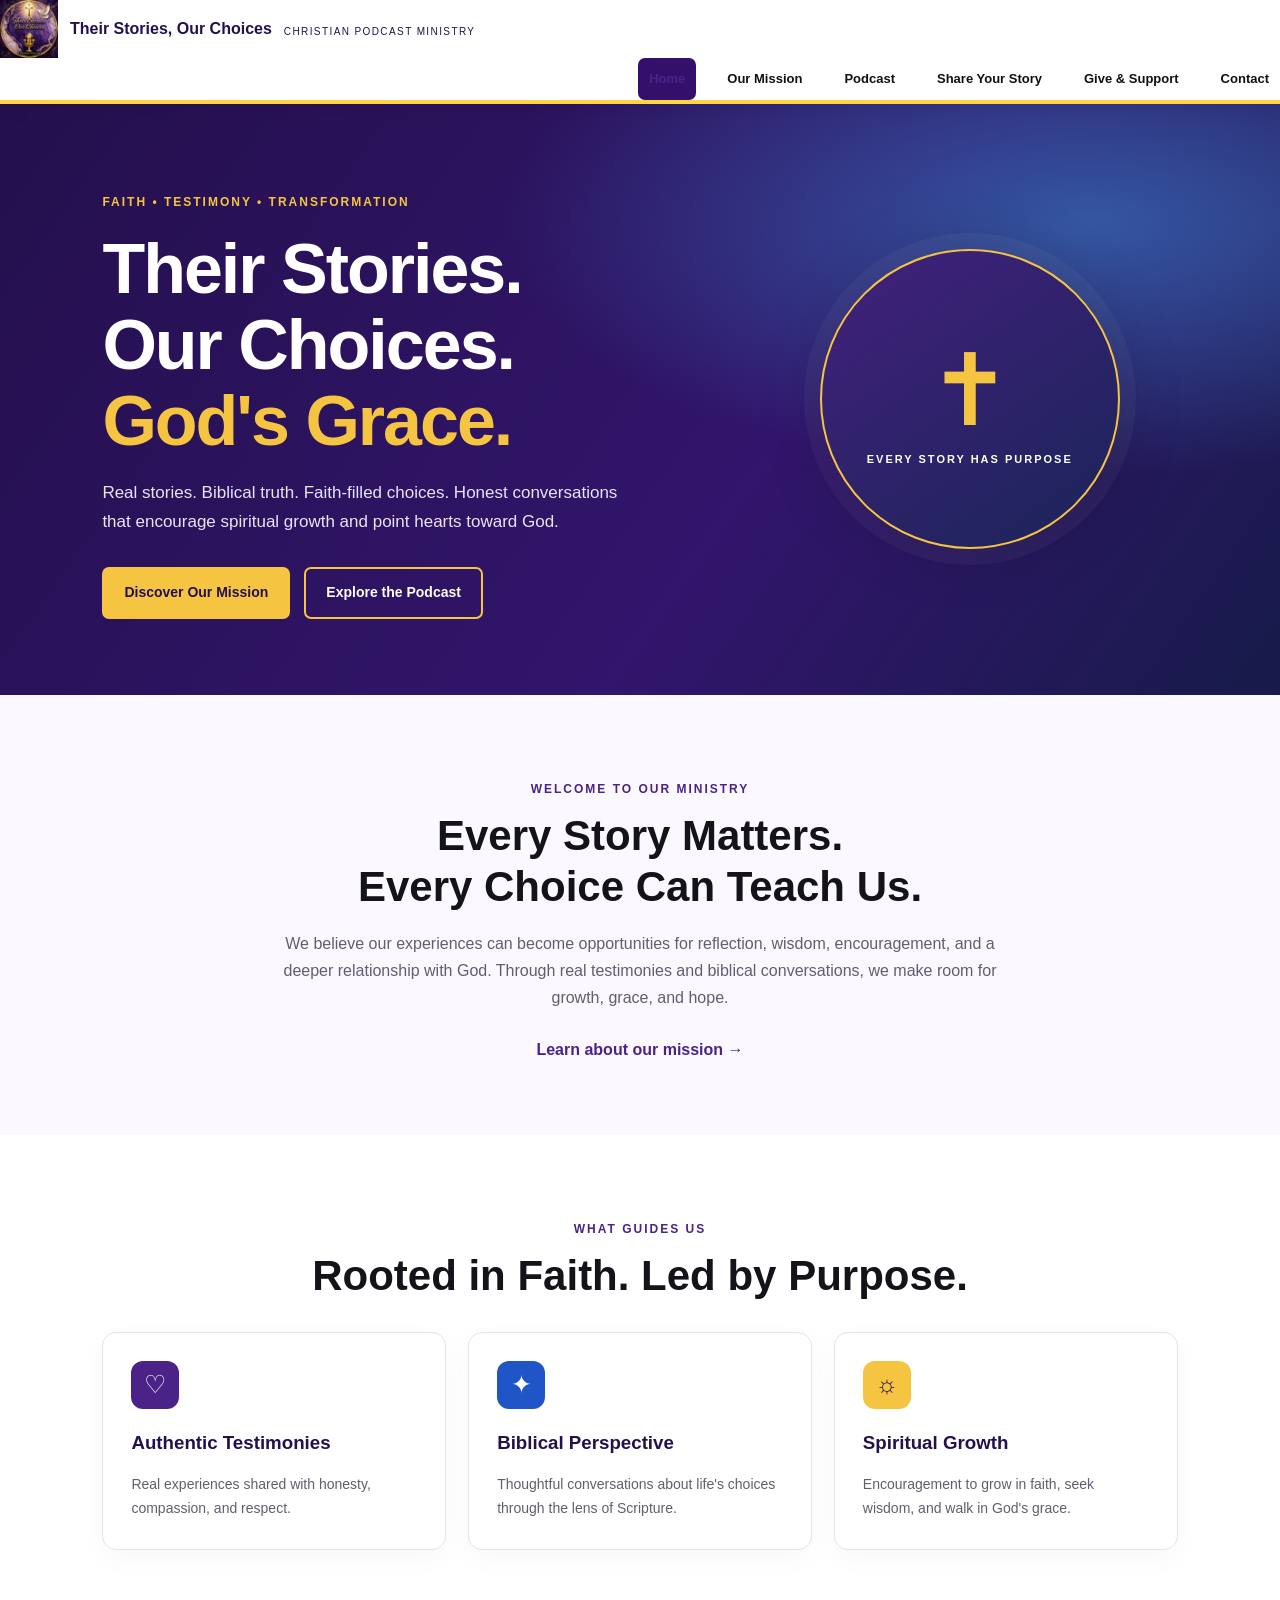
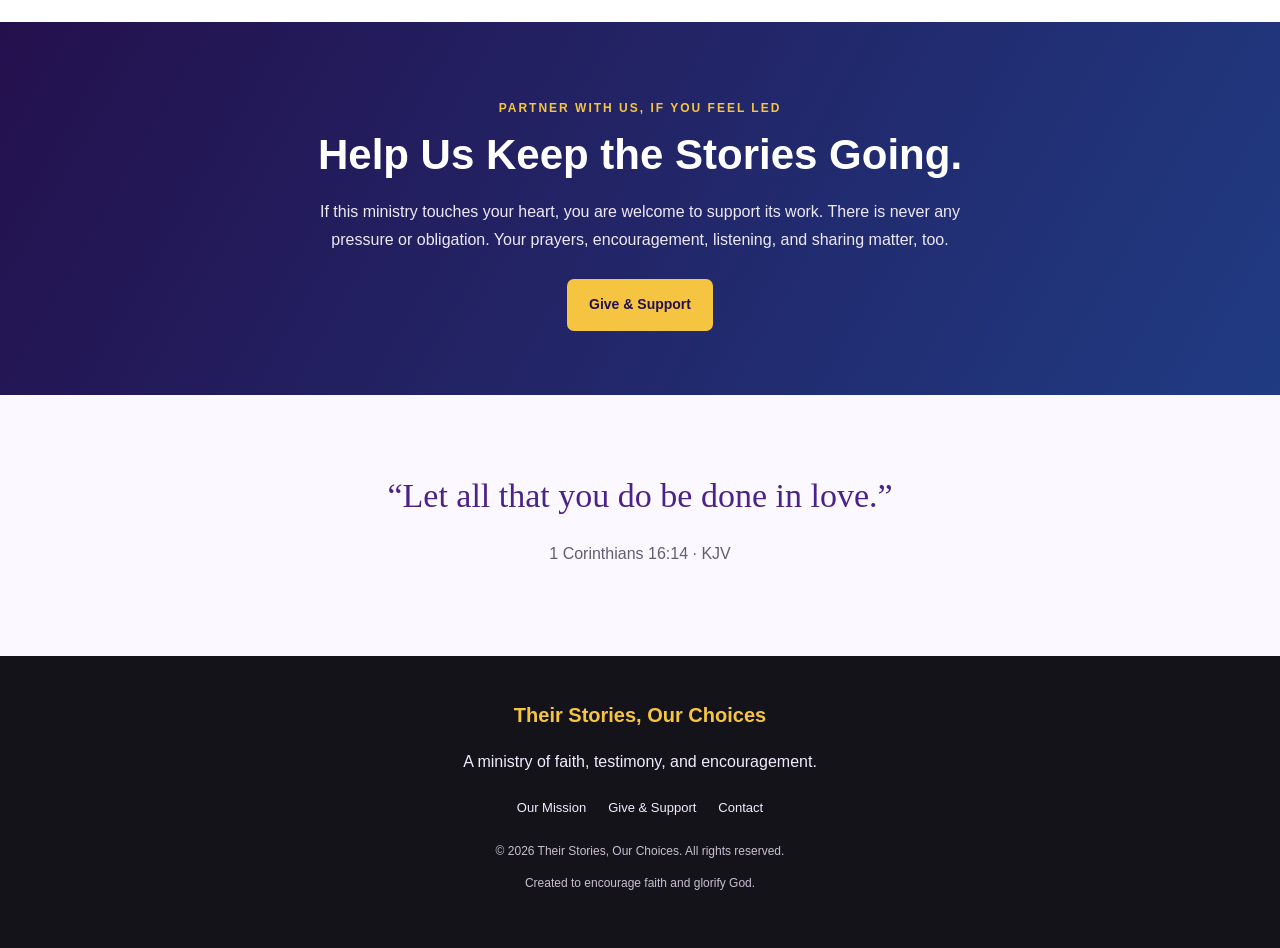
<file: index.html>
<!DOCTYPE html>
<html lang="en">
<head>
  <meta charset="UTF-8">
  <meta name="viewport" content="width=device-width, initial-scale=1">
  <meta name="theme-color" content="#24104D">
  <meta name="description" content="Their Stories, Our Choices is a Christian podcast ministry sharing testimonies, biblical wisdom, and faith-filled conversations.">
  <title>Their Stories, Our Choices | Christian Ministry</title>
  <link rel="stylesheet" href="styles.css">
</head>
<body>
  <header class="site-header">
    <a class="brand" href="index.html">
 
<img
  class="brand-logo"
  src="Logo2026.P.png"
  alt="Their Stories, Our Choices Christian Ministry logo"
>

        <strong>Their Stories, Our Choices</strong>
        <small>CHRISTIAN PODCAST MINISTRY</small>
      </span>
    </a>

    <button class="menu-toggle" aria-label="Open navigation"
      aria-expanded="false" aria-controls="main-nav">
      ☰
    </button>

    <nav id="main-nav" class="main-nav" aria-label="Main navigation">
      <a href="index.html" aria-current="page">Home</a>
      <a href="mission.html">Our Mission</a>
      <a href="podcast.html">Podcast</a>
      <a href="stories.html">Share Your Story</a>
      <a href="giving.html">Give &amp; Support</a>
      <a href="contact.html">Contact</a>
    </nav>
  </header>

  <main>
    <section class="hero">
      <div class="hero-content">
        <p class="eyebrow">FAITH • TESTIMONY • TRANSFORMATION</p>
        <h1>Their Stories.<br>Our Choices.<br><span>God's Grace.</span></h1>
        <p class="hero-text">
          Real stories. Biblical truth. Faith-filled choices.
          Honest conversations that encourage spiritual growth
          and point hearts toward God.
        </p>
        <div class="hero-actions">
          <a class="button button-gold" href="mission.html">
            Discover Our Mission
          </a>
          <a class="button button-outline" href="podcast.html">
            Explore the Podcast
          </a>
        </div>
      </div>

      <div class="hero-art" aria-hidden="true">
        <div class="art-circle">
          <span class="art-cross">✝</span>
          <span class="art-caption">EVERY STORY HAS PURPOSE</span>
        </div>
      </div>
    </section>

    <section class="welcome section">
      <p class="eyebrow">WELCOME TO OUR MINISTRY</p>
      <h2>Every Story Matters.<br>Every Choice Can Teach Us.</h2>
      <p class="section-intro">
        We believe our experiences can become opportunities for
        reflection, wisdom, encouragement, and a deeper relationship
        with God. Through real testimonies and biblical conversations,
        we make room for growth, grace, and hope.
      </p>
      <a class="text-link" href="mission.html">Learn about our mission →</a>
    </section>

    <section class="pillars section">
      <div class="section-heading">
        <p class="eyebrow">WHAT GUIDES US</p>
        <h2>Rooted in Faith. Led by Purpose.</h2>
      </div>

      <div class="card-grid">
        <article class="ministry-card">
          <span class="card-icon" aria-hidden="true">♡</span>
          <h3>Authentic Testimonies</h3>
          <p>Real experiences shared with honesty, compassion, and respect.</p>
        </article>
        <article class="ministry-card">
          <span class="card-icon" aria-hidden="true">✦</span>
          <h3>Biblical Perspective</h3>
          <p>Thoughtful conversations about life's choices through the lens of Scripture.</p>
        </article>
        <article class="ministry-card">
          <span class="card-icon" aria-hidden="true">☼</span>
          <h3>Spiritual Growth</h3>
          <p>Encouragement to grow in faith, seek wisdom, and walk in God's grace.</p>
        </article>
      </div>
    </section>

    <section class="support-banner">
      <p class="eyebrow">PARTNER WITH US, IF YOU FEEL LED</p>
      <h2>Help Us Keep the Stories Going.</h2>
      <p>
        If this ministry touches your heart, you are welcome to support
        its work. There is never any pressure or obligation. Your prayers,
        encouragement, listening, and sharing matter, too.
      </p>
      <a class="button button-gold" href="giving.html">Give &amp; Support</a>
    </section>

    <section class="scripture section">
      <blockquote>
        “Let all that you do be done in love.”
      </blockquote>
      <p>1 Corinthians 16:14 · KJV</p>
    </section>
  </main>

  <footer class="site-footer">
    <a class="footer-brand" href="index.html">Their Stories, Our Choices</a>
    <p>A ministry of faith, testimony, and encouragement.</p>
    <nav aria-label="Footer navigation">
      <a href="mission.html">Our Mission</a>
      <a href="giving.html">Give &amp; Support</a>
      <a href="contact.html">Contact</a>
    </nav>
    <p class="copyright">
      © <span id="year">2026</span> Their Stories, Our Choices.
      All rights reserved.
    </p>
    <p class="footer-note">Created to encourage faith and glorify God.</p>
  </footer>

  <script src="script.js"></script>
</body>
</html>
</file>
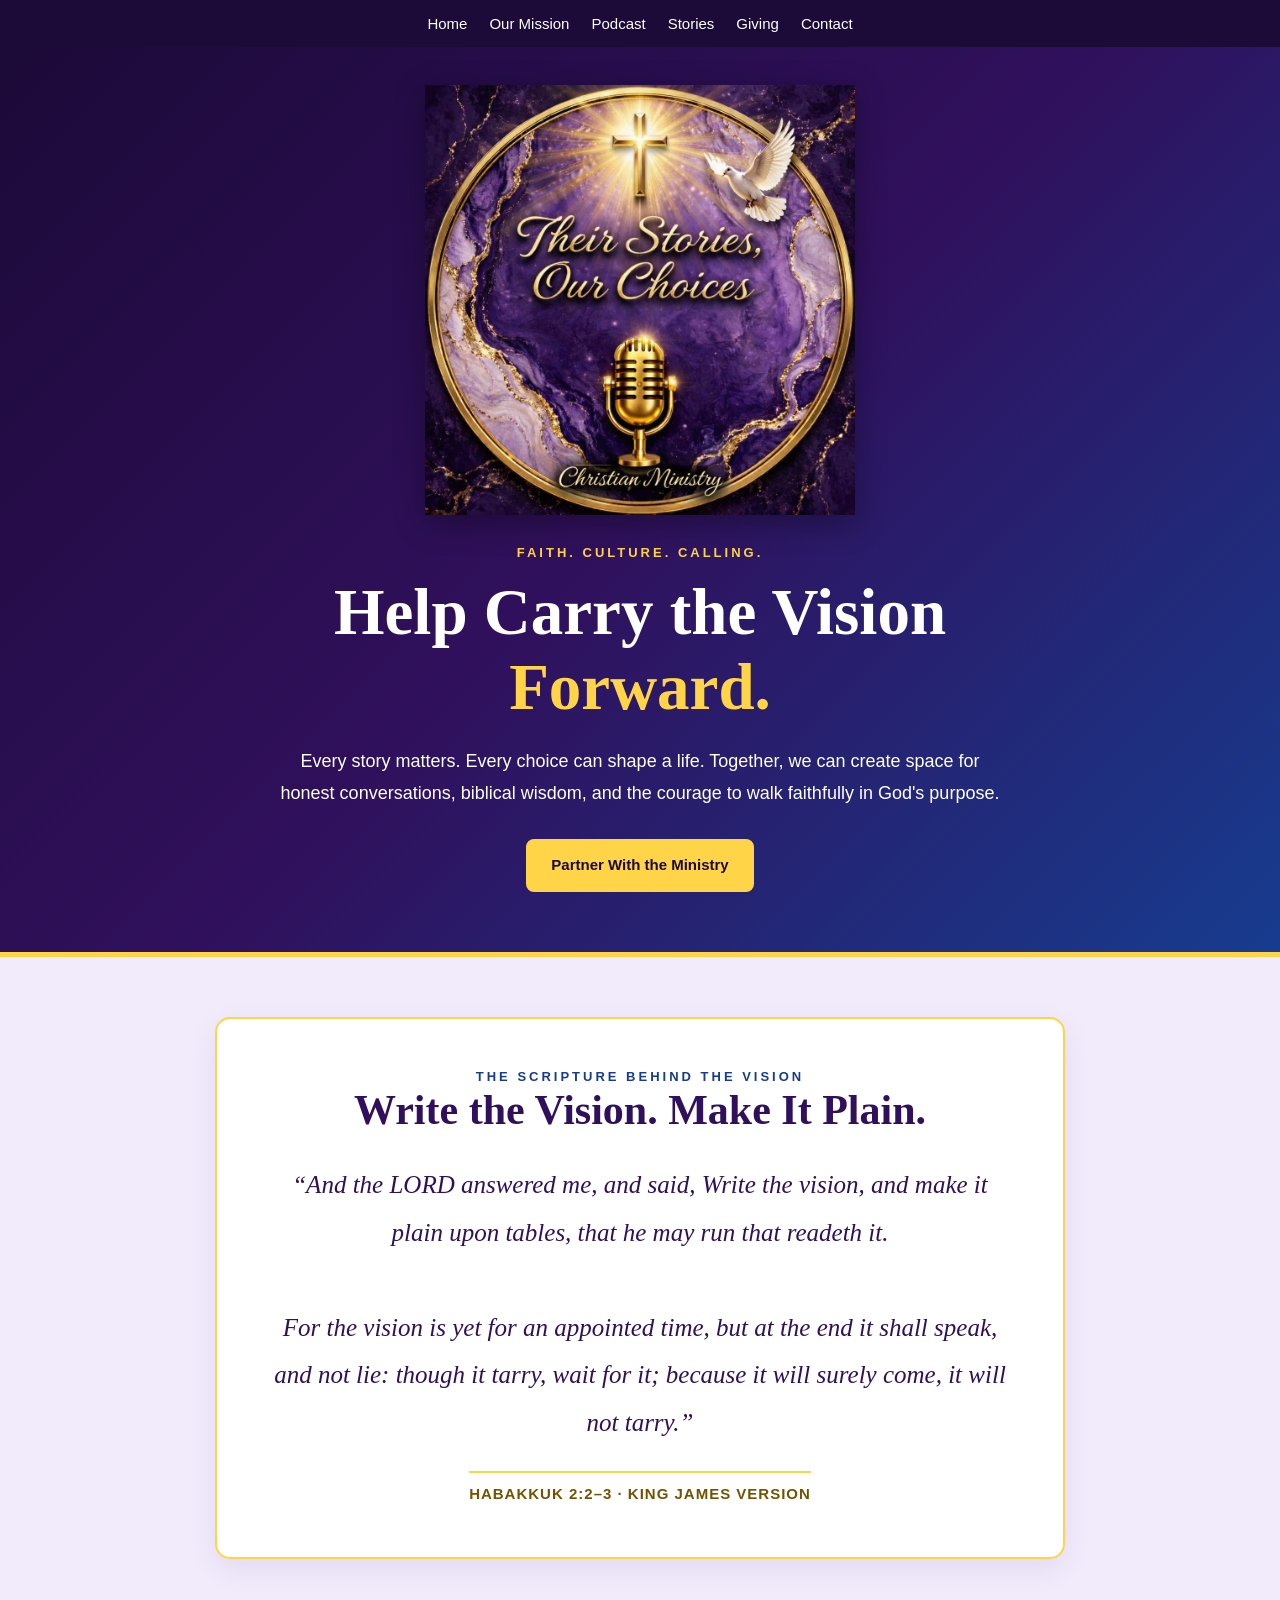
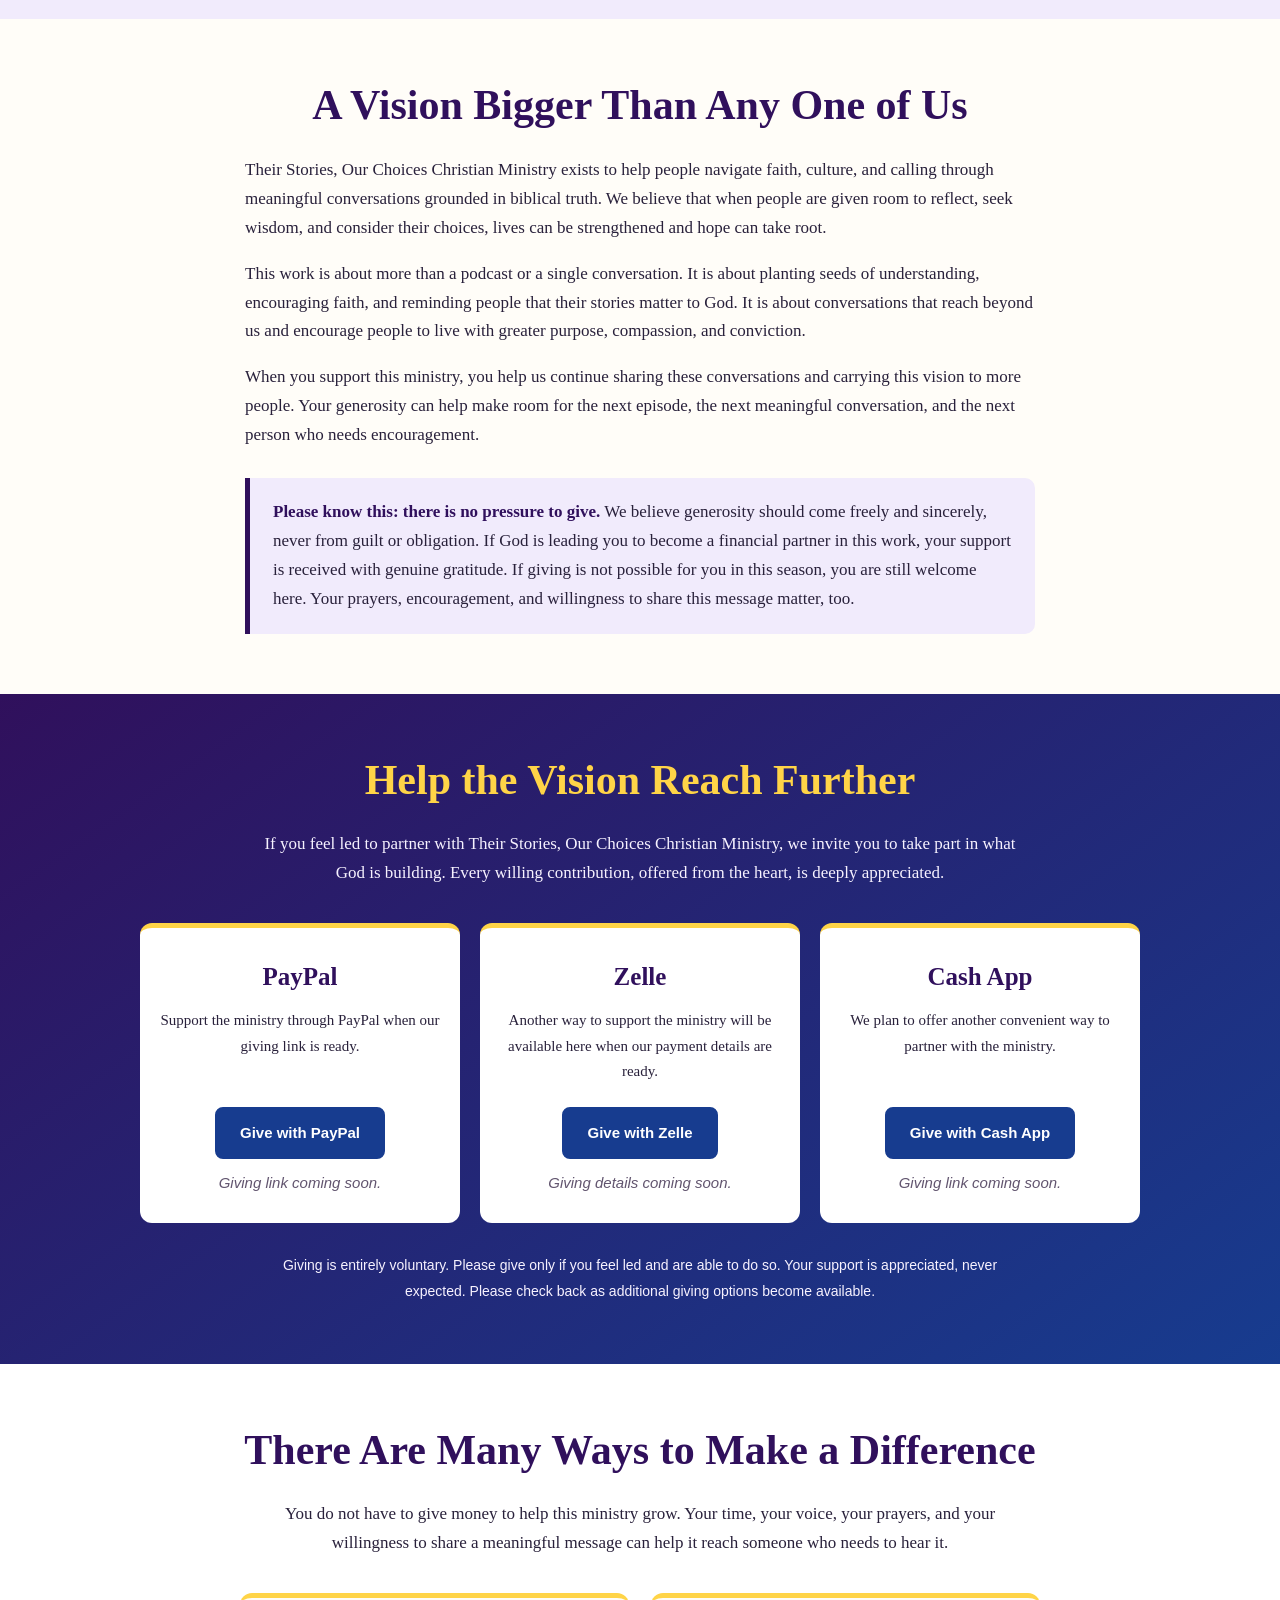
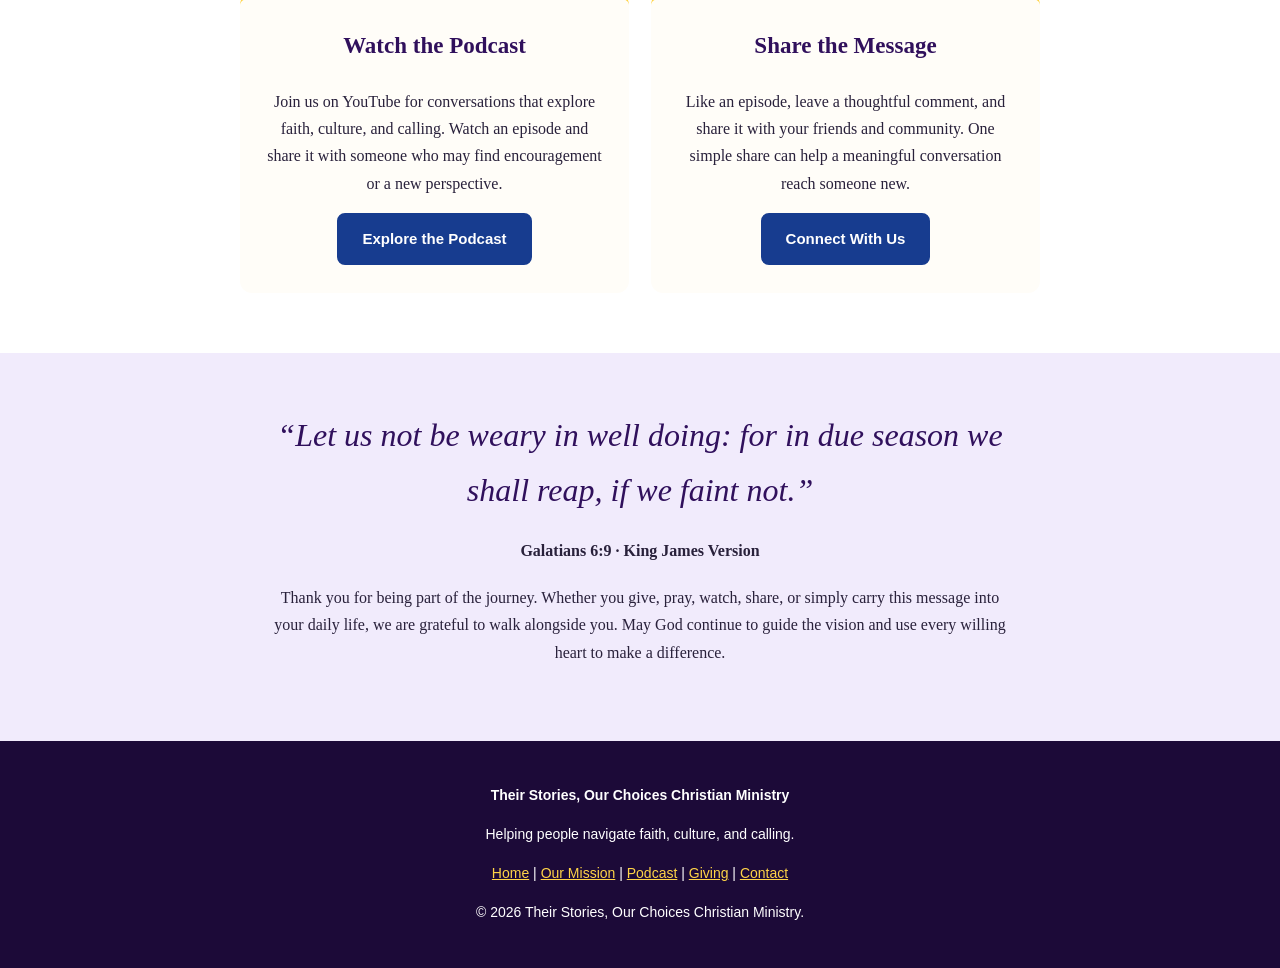
<file: giving.html>
<!DOCTYPE html>
<html lang="en">
<head>
  <meta charset="UTF-8">
  <meta name="viewport" content="width=device-width, initial-scale=1.0">

  <title>Giving | Their Stories, Our Choices Christian Ministry</title>

  <meta name="description" content="Partner with Their Stories, Our Choices Christian Ministry as we help people navigate faith, culture, and calling.">

  <style>
    :root {
      --purple: #30105C;
      --deep-purple: #1C0A38;
      --blue: #173C8F;
      --gold: #FFD447;
      --cream: #FFFDF8;
      --ink: #29213B;
    }

    * {
      box-sizing: border-box;
    }

    body {
      margin: 0;
      background: var(--cream);
      color: var(--ink);
      font-family: Georgia, "Times New Roman", serif;
      line-height: 1.7;
    }

    a {
      overflow-wrap: anywhere;
    }

    .navigation {
      background: var(--deep-purple);
      padding: 15px;
      display: flex;
      flex-wrap: wrap;
      justify-content: center;
      gap: 10px 22px;
    }

    .navigation a {
      color: white;
      text-decoration: none;
      font: 15px Arial, sans-serif;
    }

    .navigation a:hover {
      color: var(--gold);
    }

    .hero {
      text-align: center;
      color: white;
      padding: 38px 20px 60px;
      background: linear-gradient(135deg, var(--deep-purple), var(--purple), var(--blue));
      border-bottom: 5px solid var(--gold);
    }

    .logo {
      display: block;
      width: 78%;
      max-width: 680px;
      max-height: 430px;
      height: auto;
      object-fit: contain;
      margin: 0 auto 30px;
      filter: drop-shadow(0 8px 15px #0005);
    }

    .eyebrow {
      color: var(--gold);
      text-transform: uppercase;
      letter-spacing: 3px;
      font: bold 13px Arial, sans-serif;
    }

    h1 {
      font-size: clamp(36px, 6vw, 65px);
      line-height: 1.15;
      margin: 15px auto;
      max-width: 850px;
    }

    h1 span {
      color: var(--gold);
    }

    .hero p {
      max-width: 720px;
      margin: 20px auto 30px;
      font: 18px/1.8 Arial, sans-serif;
    }

    .button {
      display: inline-block;
      padding: 13px 23px;
      border-radius: 8px;
      text-decoration: none;
      text-align: center;
      font: bold 15px/1.5 Arial, sans-serif;
      cursor: pointer;
    }

    .button-gold {
      background: var(--gold);
      color: var(--deep-purple);
      border: 2px solid var(--gold);
    }

    .button-blue {
      background: var(--blue);
      color: white;
      border: 2px solid var(--blue);
    }

    .section {
      padding: 60px 20px;
    }

    .inner {
      max-width: 1000px;
      margin: 0 auto;
    }

    h2 {
      color: var(--purple);
      text-align: center;
      font-size: clamp(28px, 4vw, 42px);
      line-height: 1.25;
      margin: 0 0 24px;
    }

    .intro {
      max-width: 780px;
      margin: 0 auto 30px;
      text-align: center;
      font-size: 17px;
    }

    .scripture-section {
      background: #F1EBFC;
    }

    .scripture-card {
      max-width: 850px;
      margin: auto;
      background: white;
      border: 2px solid var(--gold);
      border-radius: 15px;
      padding: clamp(25px, 5vw, 50px);
      text-align: center;
      box-shadow: 0 10px 30px #30105C12;
    }

    .scripture-card .eyebrow {
      color: var(--blue);
    }

    .verse {
      color: var(--purple);
      font-size: clamp(19px, 2.5vw, 25px);
      line-height: 1.9;
      font-style: italic;
    }

    .reference {
      display: inline-block;
      border-top: 2px solid var(--gold);
      padding-top: 12px;
      color: #765200;
      font: bold 15px Arial, sans-serif;
      letter-spacing: 1px;
    }

    .vision-copy {
      max-width: 790px;
      margin: auto;
      font-size: 17px;
    }

    .freedom-note {
      background: #F1EBFC;
      border-left: 5px solid var(--purple);
      border-radius: 0 10px 10px 0;
      padding: 20px 23px;
      margin-top: 28px;
    }

    .freedom-note strong {
      color: var(--purple);
    }

    .giving-section {
      background: linear-gradient(145deg, var(--purple), var(--blue));
      color: white;
    }

    .giving-section h2 {
      color: var(--gold);
    }

    .giving-section .intro {
      color: #F7F2FF;
    }

    .giving-grid {
      display: grid;
      grid-template-columns: repeat(3, minmax(0, 1fr));
      gap: 20px;
      margin-top: 35px;
    }

    .giving-card {
      background: white;
      color: var(--ink);
      border-radius: 12px;
      border-top: 5px solid var(--gold);
      padding: 28px 20px;
      text-align: center;
      display: flex;
      flex-direction: column;
      align-items: center;
    }

    .giving-card h3 {
      color: var(--purple);
      font-size: 25px;
      margin: 0 0 10px;
    }

    .giving-card p {
      margin: 0 0 22px;
      font-size: 15px;
    }

    .giving-card .button {
      margin-top: auto;
    }

    .placeholder-note {
      color: #62556F;
      font: italic 12px/1.6 Arial, sans-serif;
      margin-top: 12px !important;
      margin-bottom: 0 !important;
    }

    .giving-disclaimer {
      max-width: 720px;
      margin: 30px auto 0;
      text-align: center;
      color: #F7F2FF;
      font: 14px/1.8 Arial, sans-serif;
    }

    .other-ways {
      background: white;
    }

    .support-grid {
      display: grid;
      grid-template-columns: repeat(2, minmax(0, 1fr));
      gap: 22px;
      max-width: 800px;
      margin: 35px auto 0;
    }

    .support-card {
      border-radius: 12px;
      border-top: 5px solid var(--gold);
      background: var(--cream);
      padding: 28px 22px;
      text-align: center;
    }

    .support-card h3 {
      color: var(--purple);
      font-size: 23px;
      margin-top: 0;
    }

    .closing {
      text-align: center;
      background: #F1EBFC;
      padding: 55px 20px;
    }

    .closing blockquote {
      max-width: 780px;
      margin: 0 auto;
      color: var(--purple);
      font-size: clamp(23px, 3vw, 32px);
      font-style: italic;
    }

    .closing p {
      max-width: 740px;
      margin: 20px auto;
    }

    footer {
      background: var(--deep-purple);
      color: white;
      text-align: center;
      padding: 28px 15px;
      font: 14px/1.8 Arial, sans-serif;
    }

    footer a {
      color: var(--gold);
    }

    @media (max-width: 700px) {
      .logo {
        width: 80%;
        max-height: 320px;
      }

      .section {
        padding: 45px 17px;
      }

      .giving-grid,
      .support-grid {
        grid-template-columns: 1fr;
      }

      .giving-card {
        padding: 28px 22px;
      }

      .giving-card .button,
      .support-card .button {
        width: 100%;
      }

      .navigation {
        gap: 12px 16px;
      }
    }

    @media (max-width: 380px) {
      .logo {
        width: 88%;
      }

      h1 {
        font-size: 34px;
      }
    }
  </style>
</head>

<body>

  <nav class="navigation" aria-label="Main navigation">
    <a href="index.html">Home</a>
    <a href="mission.html">Our Mission</a>
    <a href="podcast.html">Podcast</a>
    <a href="stories.html">Stories</a>
    <a href="giving.html" aria-current="page">Giving</a>
    <a href="contact.html">Contact</a>
  </nav>

  <main>

    <section class="hero">
      <img
        class="logo"
        src="Logo2026.P.png"
        alt="Their Stories, Our Choices Christian Ministry logo">

      <div class="eyebrow">Faith. Culture. Calling.</div>

      <h1>Help Carry the Vision <span>Forward.</span></h1>

      <p>
        Every story matters. Every choice can shape a life.
        Together, we can create space for honest conversations,
        biblical wisdom, and the courage to walk faithfully in
        God's purpose.
      </p>

      <a class="button button-gold" href="#give">
        Partner With the Ministry
      </a>
    </section>

    <section class="section scripture-section">
      <div class="scripture-card">
        <div class="eyebrow">The Scripture Behind the Vision</div>

        <h2>Write the Vision. Make It Plain.</h2>

        <p class="verse">
          “And the LORD answered me, and said, Write the vision,
          and make it plain upon tables, that he may run that
          readeth it.
          <br><br>
          For the vision is yet for an appointed time, but at the
          end it shall speak, and not lie: though it tarry, wait
          for it; because it will surely come, it will not tarry.”
        </p>

        <div class="reference">HABAKKUK 2:2–3 · KING JAMES VERSION</div>
      </div>
    </section>

    <section class="section">
      <div class="inner">
        <h2>A Vision Bigger Than Any One of Us</h2>

        <div class="vision-copy">
          <p>
            Their Stories, Our Choices Christian Ministry exists
            to help people navigate faith, culture, and calling
            through meaningful conversations grounded in biblical
            truth. We believe that when people are given room to
            reflect, seek wisdom, and consider their choices,
            lives can be strengthened and hope can take root.
          </p>

          <p>
            This work is about more than a podcast or a single
            conversation. It is about planting seeds of understanding,
            encouraging faith, and reminding people that their
            stories matter to God. It is about conversations that
            reach beyond us and encourage people to live with
            greater purpose, compassion, and conviction.
          </p>

          <p>
            When you support this ministry, you help us continue
            sharing these conversations and carrying this vision
            to more people. Your generosity can help make room
            for the next episode, the next meaningful conversation,
            and the next person who needs encouragement.
          </p>

          <div class="freedom-note">
            <strong>Please know this: there is no pressure to give.</strong>
            We believe generosity should come freely and sincerely,
            never from guilt or obligation. If God is leading you
            to become a financial partner in this work, your support
            is received with genuine gratitude. If giving is not
            possible for you in this season, you are still welcome
            here. Your prayers, encouragement, and willingness to
            share this message matter, too.
          </div>
        </div>
      </div>
    </section>

    <section class="section giving-section" id="give">
      <div class="inner">
        <h2>Help the Vision Reach Further</h2>

        <p class="intro">
          If you feel led to partner with Their Stories, Our Choices
          Christian Ministry, we invite you to take part in what
          God is building. Every willing contribution, offered
          from the heart, is deeply appreciated.
        </p>

        <div class="giving-grid">

          <article class="giving-card">
            <h3>PayPal</h3>
            <p>
              Support the ministry through PayPal when our
              giving link is ready.
            </p>

            <!-- Replace #paypal-placeholder with your real URL later. -->
            <a
              class="button button-blue"
              href="#paypal-placeholder"
              aria-label="PayPal giving link coming soon">
              Give with PayPal
            </a>

            <p class="placeholder-note">Giving link coming soon.</p>
          </article>

          <article class="giving-card">
            <h3>Zelle</h3>
            <p>
              Another way to support the ministry will be
              available here when our payment details are ready.
            </p>

            <!-- Replace #zelle-placeholder with your instructions later. -->
            <a
              class="button button-blue"
              href="#zelle-placeholder"
              aria-label="Zelle giving details coming soon">
              Give with Zelle
            </a>

            <p class="placeholder-note">Giving details coming soon.</p>
          </article>

          <article class="giving-card">
            <h3>Cash App</h3>
            <p>
              We plan to offer another convenient way to
              partner with the ministry.
            </p>

            <!-- Replace #cashapp-placeholder with your real URL later. -->
            <a
              class="button button-blue"
              href="#cashapp-placeholder"
              aria-label="Cash App giving link coming soon">
              Give with Cash App
            </a>

            <p class="placeholder-note">Giving link coming soon.</p>
          </article>

        </div>

        <p class="giving-disclaimer">
          Giving is entirely voluntary. Please give only if you
          feel led and are able to do so. Your support is appreciated,
          never expected. Please check back as additional giving
          options become available.
        </p>
      </div>
    </section>

    <section class="section other-ways">
      <div class="inner">
        <h2>There Are Many Ways to Make a Difference</h2>

        <p class="intro">
          You do not have to give money to help this ministry grow.
          Your time, your voice, your prayers, and your willingness
          to share a meaningful message can help it reach someone
          who needs to hear it.
        </p>

        <div class="support-grid">

          <article class="support-card">
            <h3>Watch the Podcast</h3>

            <p>
              Join us on YouTube for conversations that explore
              faith, culture, and calling. Watch an episode and
              share it with someone who may find encouragement
              or a new perspective.
            </p>

            <!-- Replace this link with your YouTube channel or playlist. -->
            <a class="button button-blue" href="podcast.html">
              Explore the Podcast
            </a>
          </article>

          <article class="support-card">
            <h3>Share the Message</h3>

            <p>
              Like an episode, leave a thoughtful comment, and
              share it with your friends and community. One
              simple share can help a meaningful conversation
              reach someone new.
            </p>

            <!-- Add your real social media link when ready. -->
            <a class="button button-blue" href="contact.html">
              Connect With Us
            </a>
          </article>

        </div>
      </div>
    </section>

    <section class="closing">
      <blockquote>
        “Let us not be weary in well doing: for in due season
        we shall reap, if we faint not.”
      </blockquote>

      <p><strong>Galatians 6:9 · King James Version</strong></p>

      <p>
        Thank you for being part of the journey. Whether you give,
        pray, watch, share, or simply carry this message into your
        daily life, we are grateful to walk alongside you.
        May God continue to guide the vision and use every willing
        heart to make a difference.
      </p>
    </section>

  </main>

  <footer>
    <p><strong>Their Stories, Our Choices Christian Ministry</strong></p>
    <p>Helping people navigate faith, culture, and calling.</p>

    <p>
      <a href="index.html">Home</a> |
      <a href="mission.html">Our Mission</a> |
      <a href="podcast.html">Podcast</a> |
      <a href="giving.html">Giving</a> |
      <a href="contact.html">Contact</a>
    </p>

    <p>
      &copy; <span id="year">2026</span>
      Their Stories, Our Choices Christian Ministry.
    </p>
  </footer>

  <script>
    document.getElementById("year").textContent =
      new Date().getFullYear();
  </script>

</body>
</html>
</file>
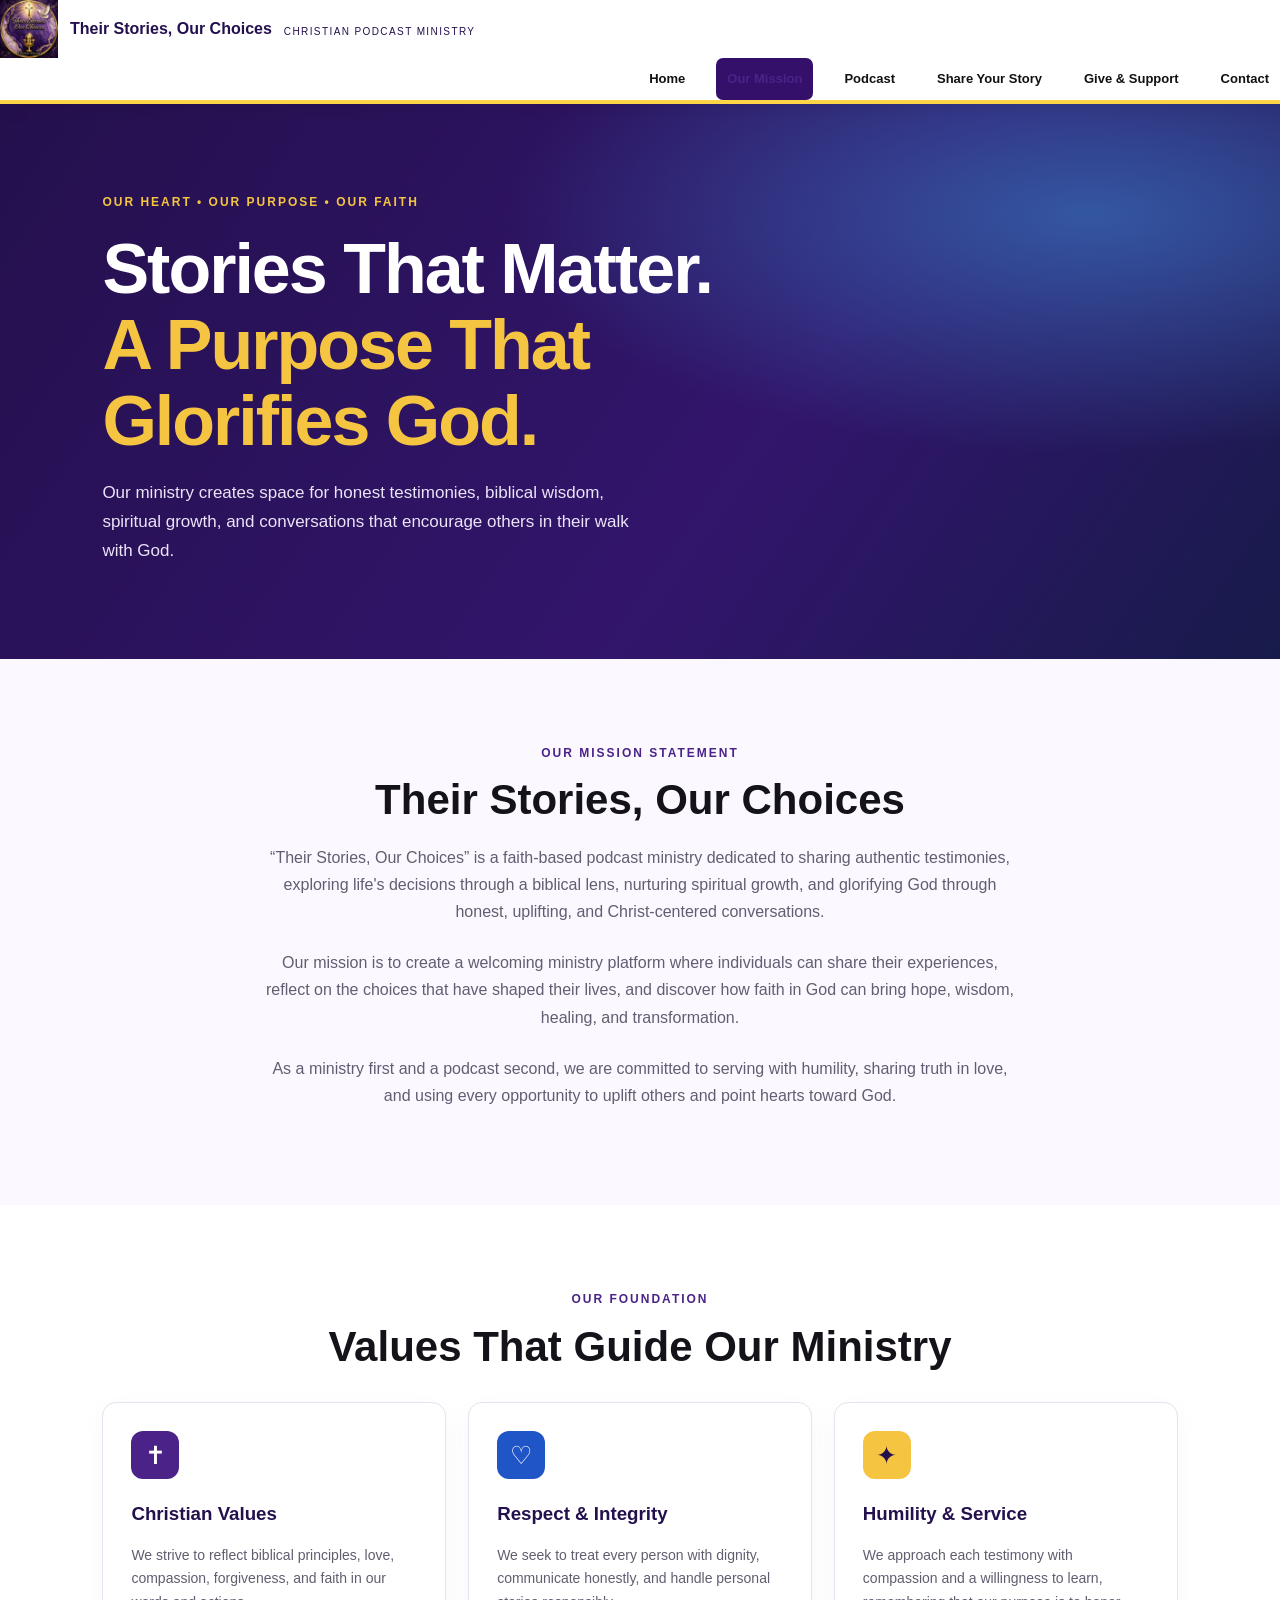
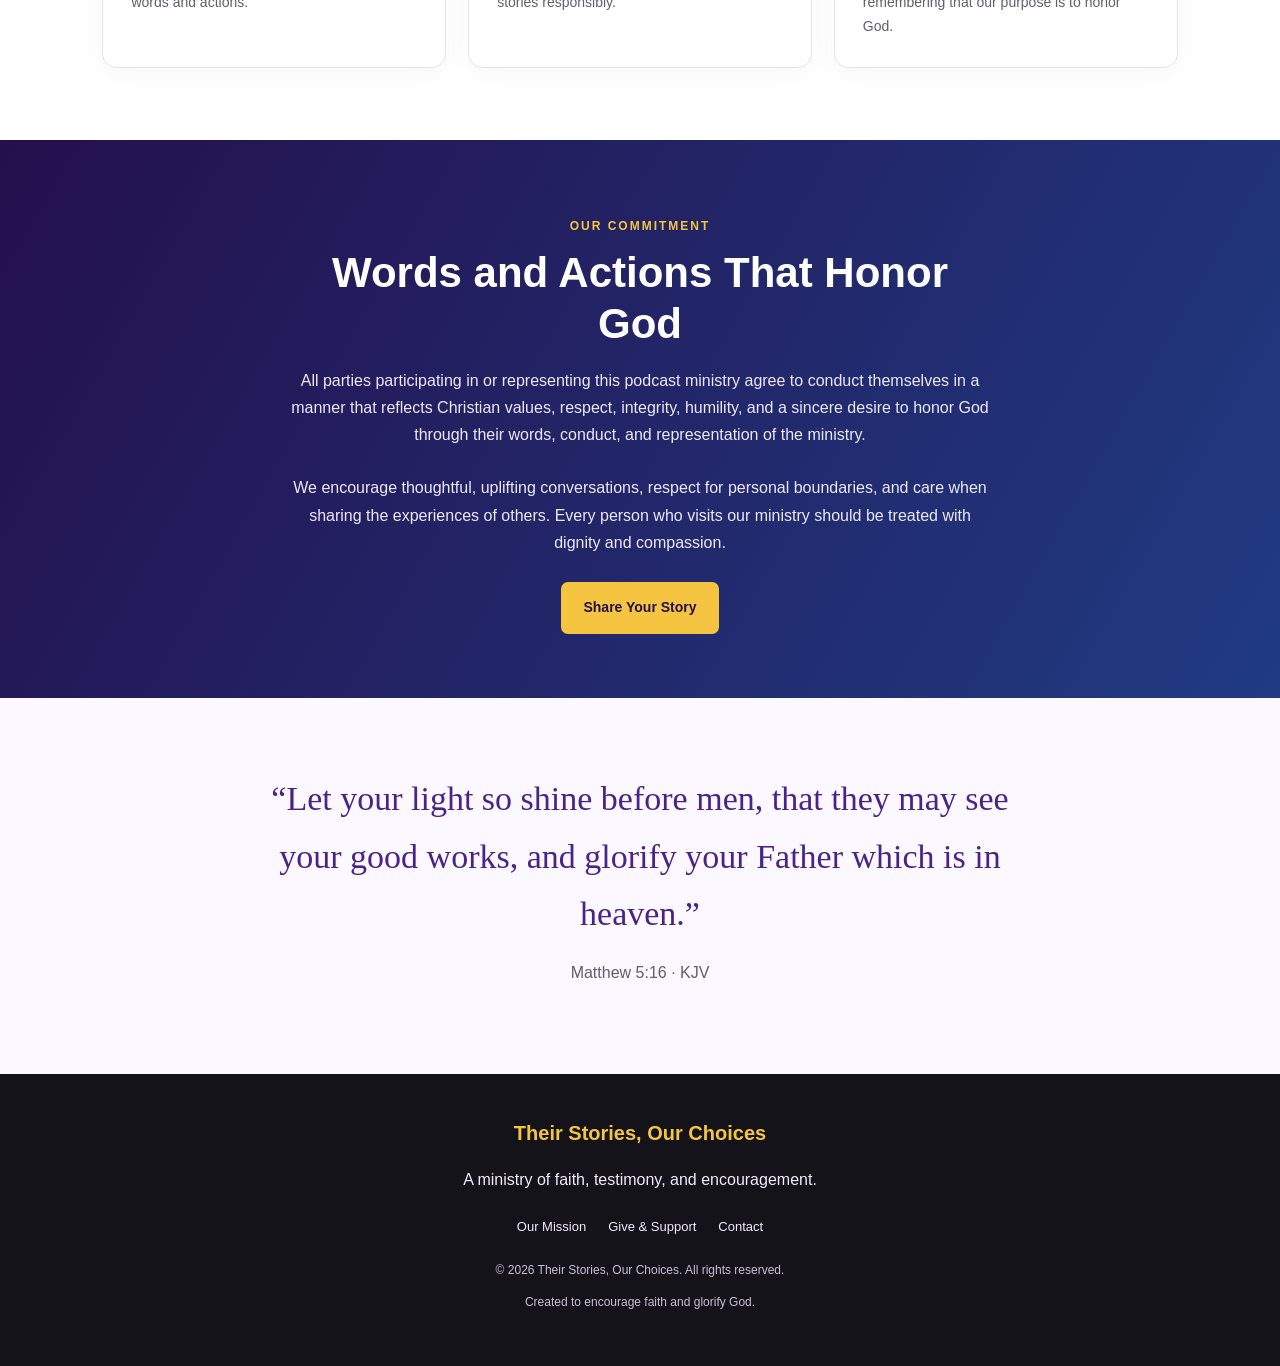
<file: mission.html>
<!DOCTYPE html>
<html lang="en">
<head>
  <meta charset="UTF-8">
  <meta name="viewport" content="width=device-width, initial-scale=1">
  <meta name="description" content="Learn about the mission, purpose, and Christian values of Their Stories, Our Choices.">
  <title>Our Mission | Their Stories, Our Choices</title>
  <link rel="stylesheet" href="styles.css">
</head>
<body>
  <header class="site-header">
    <a class="brand" href="index.html">
  
<img
  class="brand-logo"
  src="Logo2026.P.png"
  alt="Their Stories, Our Choices Christian Ministry logo"
>

        <strong>Their Stories, Our Choices</strong>
        <small>CHRISTIAN PODCAST MINISTRY</small>
      </span>
    </a>
    <button class="menu-toggle" aria-label="Open navigation"
      aria-expanded="false" aria-controls="main-nav">☰</button>
    <nav id="main-nav" class="main-nav" aria-label="Main navigation">
      <a href="index.html">Home</a>
      <a href="mission.html" aria-current="page">Our Mission</a>
      <a href="podcast.html">Podcast</a>
      <a href="stories.html">Share Your Story</a>
      <a href="giving.html">Give &amp; Support</a>
      <a href="contact.html">Contact</a>
    </nav>
  </header>

  <main>
    <section class="hero">
      <div class="hero-content">
        <p class="eyebrow">OUR HEART • OUR PURPOSE • OUR FAITH</p>
        <h1>Stories That Matter.<br><span>A Purpose That Glorifies God.</span></h1>
        <p class="hero-text">
          Our ministry creates space for honest testimonies, biblical
          wisdom, spiritual growth, and conversations that encourage
          others in their walk with God.
        </p>
      </div>
    </section>

    <section class="section welcome">
      <p class="eyebrow">OUR MISSION STATEMENT</p>
      <h2>Their Stories, Our Choices</h2>
      <p class="section-intro">
        “Their Stories, Our Choices” is a faith-based podcast ministry
        dedicated to sharing authentic testimonies, exploring life's
        decisions through a biblical lens, nurturing spiritual growth,
        and glorifying God through honest, uplifting, and Christ-centered
        conversations.
      </p>
      <p class="section-intro">
        Our mission is to create a welcoming ministry platform where
        individuals can share their experiences, reflect on the choices
        that have shaped their lives, and discover how faith in God can
        bring hope, wisdom, healing, and transformation.
      </p>
      <p class="section-intro">
        As a ministry first and a podcast second, we are committed to
        serving with humility, sharing truth in love, and using every
        opportunity to uplift others and point hearts toward God.
      </p>
    </section>

    <section class="section">
      <div class="section-heading">
        <p class="eyebrow">OUR FOUNDATION</p>
        <h2>Values That Guide Our Ministry</h2>
      </div>
      <div class="card-grid">
        <article class="ministry-card">
          <span class="card-icon" aria-hidden="true">✝</span>
          <h3>Christian Values</h3>
          <p>We strive to reflect biblical principles, love, compassion,
          forgiveness, and faith in our words and actions.</p>
        </article>
        <article class="ministry-card">
          <span class="card-icon" aria-hidden="true">♡</span>
          <h3>Respect &amp; Integrity</h3>
          <p>We seek to treat every person with dignity, communicate
          honestly, and handle personal stories responsibly.</p>
        </article>
        <article class="ministry-card">
          <span class="card-icon" aria-hidden="true">✦</span>
          <h3>Humility &amp; Service</h3>
          <p>We approach each testimony with compassion and a willingness
          to learn, remembering that our purpose is to honor God.</p>
        </article>
      </div>
    </section>

    <section class="support-banner">
      <p class="eyebrow">OUR COMMITMENT</p>
      <h2>Words and Actions That Honor God</h2>
      <p>
        All parties participating in or representing this podcast
        ministry agree to conduct themselves in a manner that reflects
        Christian values, respect, integrity, humility, and a sincere
        desire to honor God through their words, conduct, and
        representation of the ministry.
      </p>
      <p>
        We encourage thoughtful, uplifting conversations, respect for
        personal boundaries, and care when sharing the experiences of
        others. Every person who visits our ministry should be treated
        with dignity and compassion.
      </p>
      <a class="button button-gold" href="stories.html">Share Your Story</a>
    </section>

    <section class="scripture section">
      <blockquote>
        “Let your light so shine before men, that they may see your good
        works, and glorify your Father which is in heaven.”
      </blockquote>
      <p>Matthew 5:16 · KJV</p>
    </section>
  </main>

  <footer class="site-footer">
    <a class="footer-brand" href="index.html">Their Stories, Our Choices</a>
    <p>A ministry of faith, testimony, and encouragement.</p>
    <nav aria-label="Footer navigation">
      <a href="mission.html">Our Mission</a>
      <a href="giving.html">Give &amp; Support</a>
      <a href="contact.html">Contact</a>
    </nav>
    <p class="copyright">© <span id="year">2026</span> Their Stories, Our Choices. All rights reserved.</p>
    <p class="footer-note">Created to encourage faith and glorify God.</p>
  </footer>
  <script src="script.js"></script>
</body>
</html>
</file>
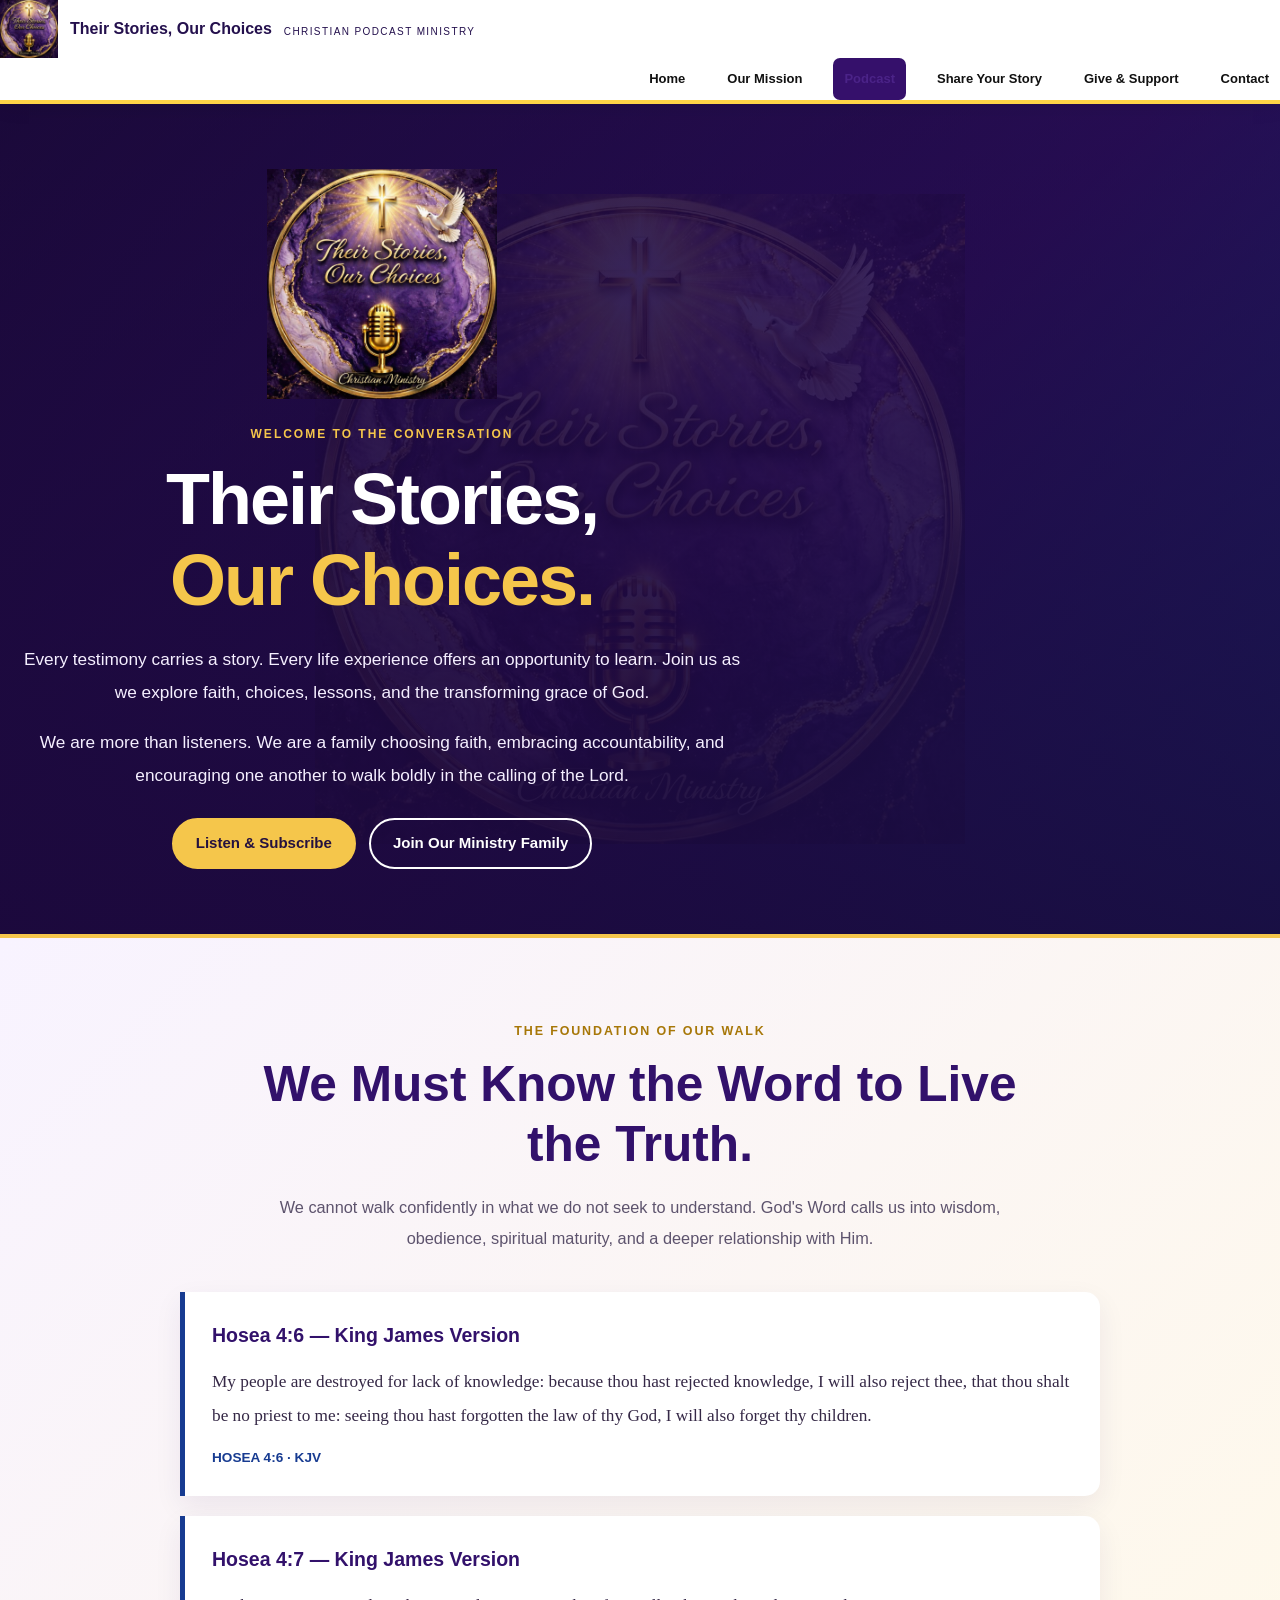
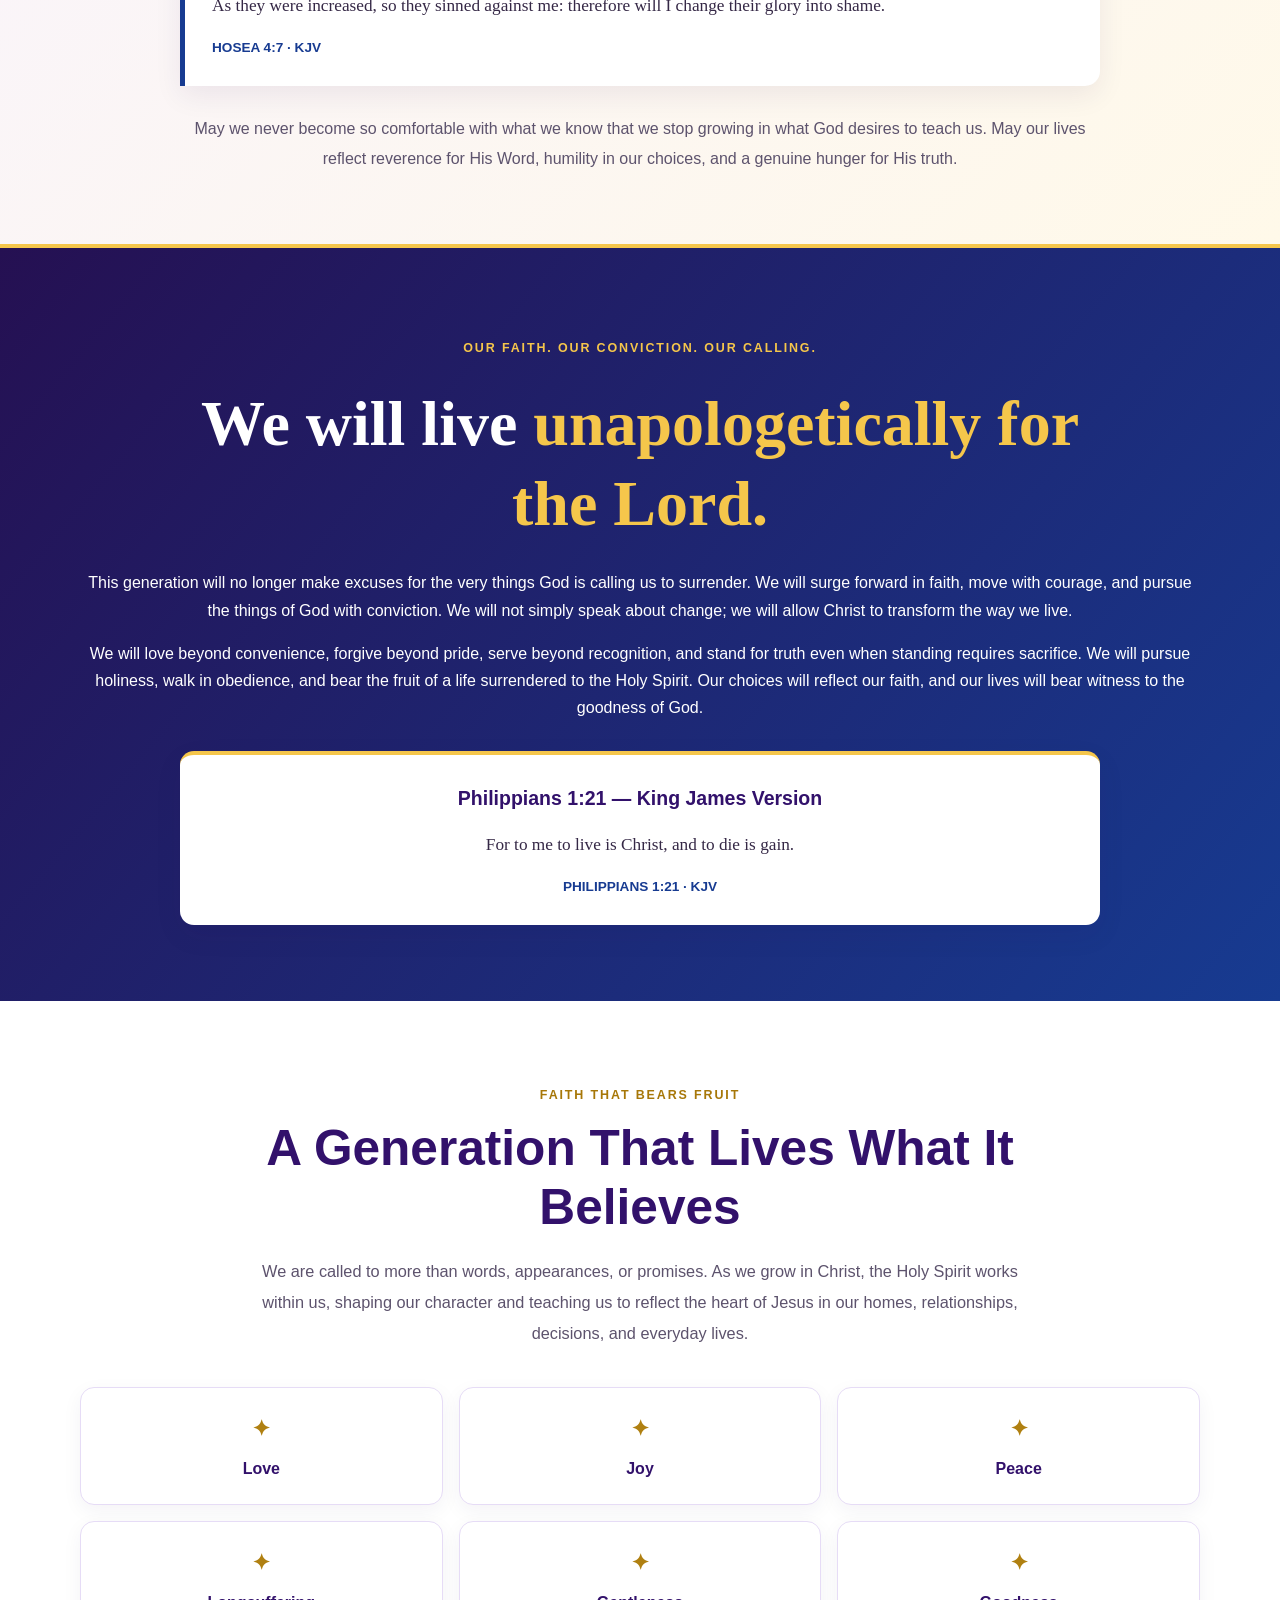
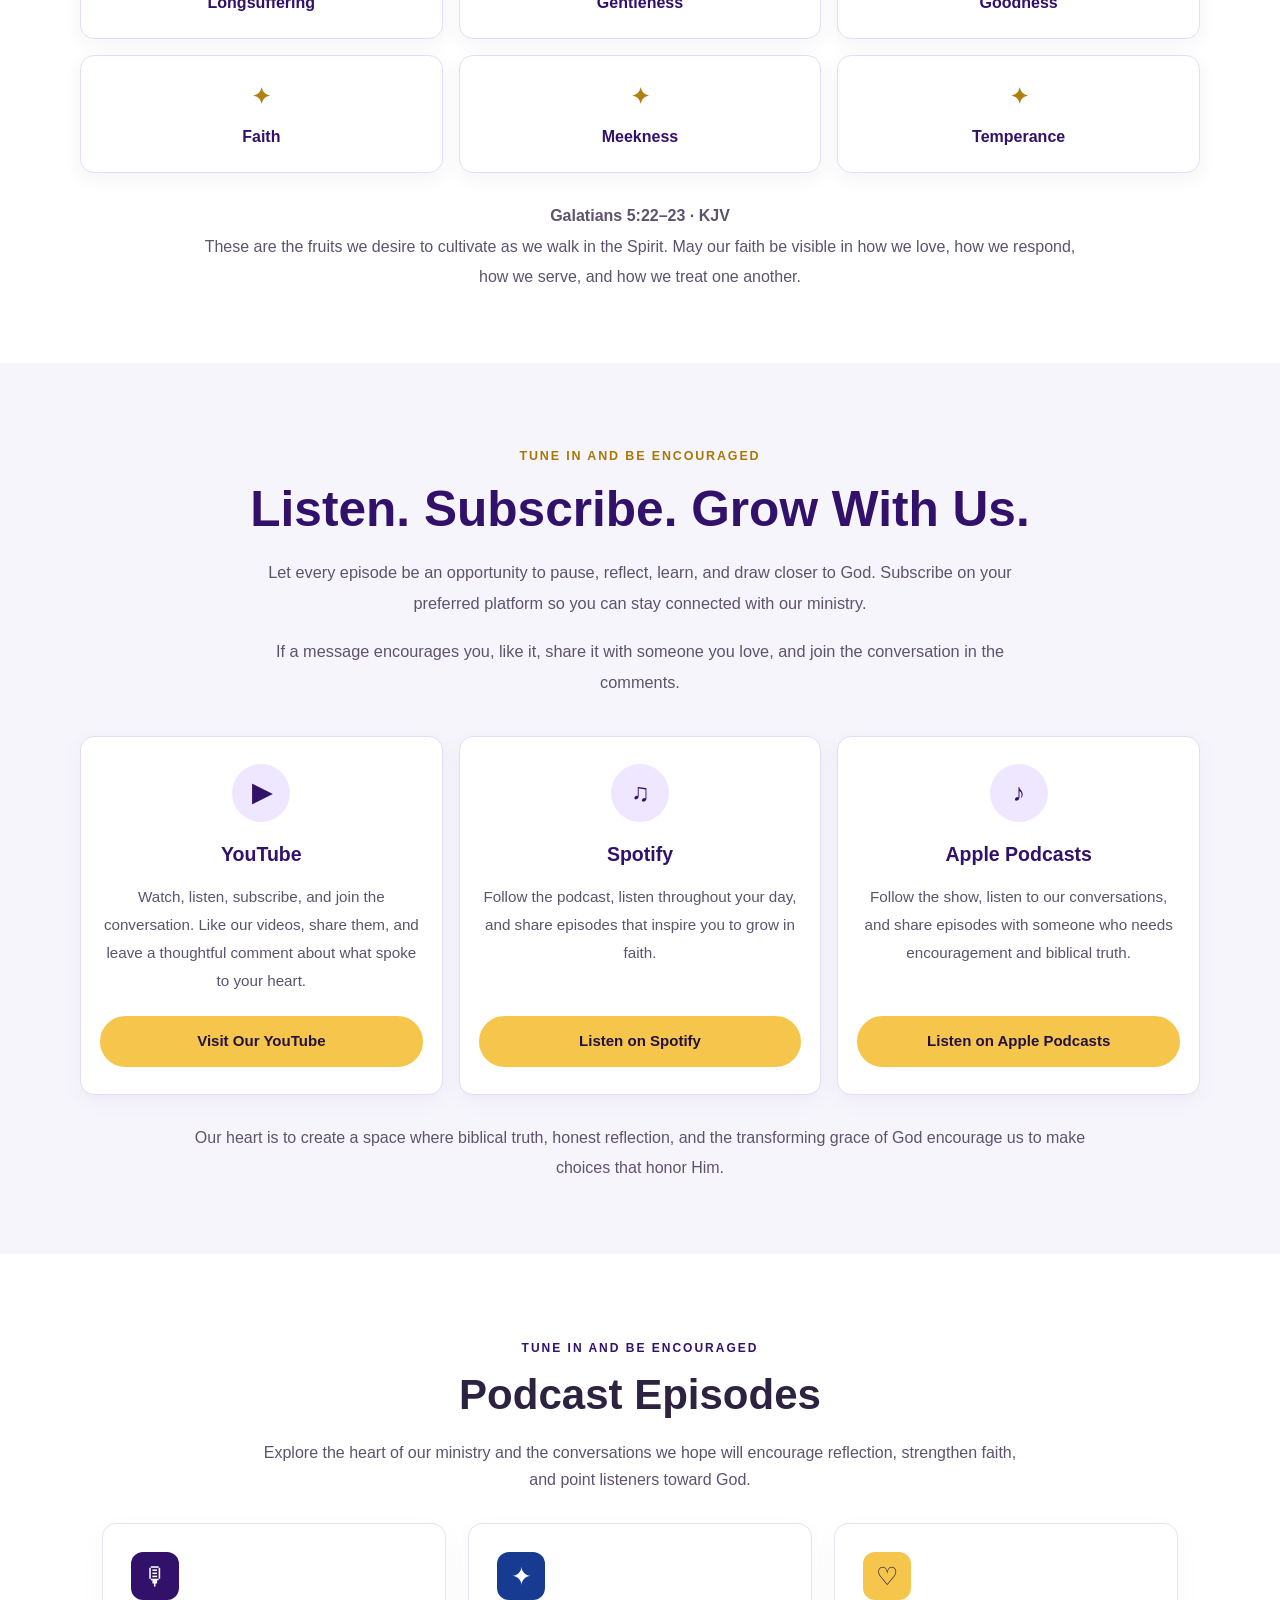
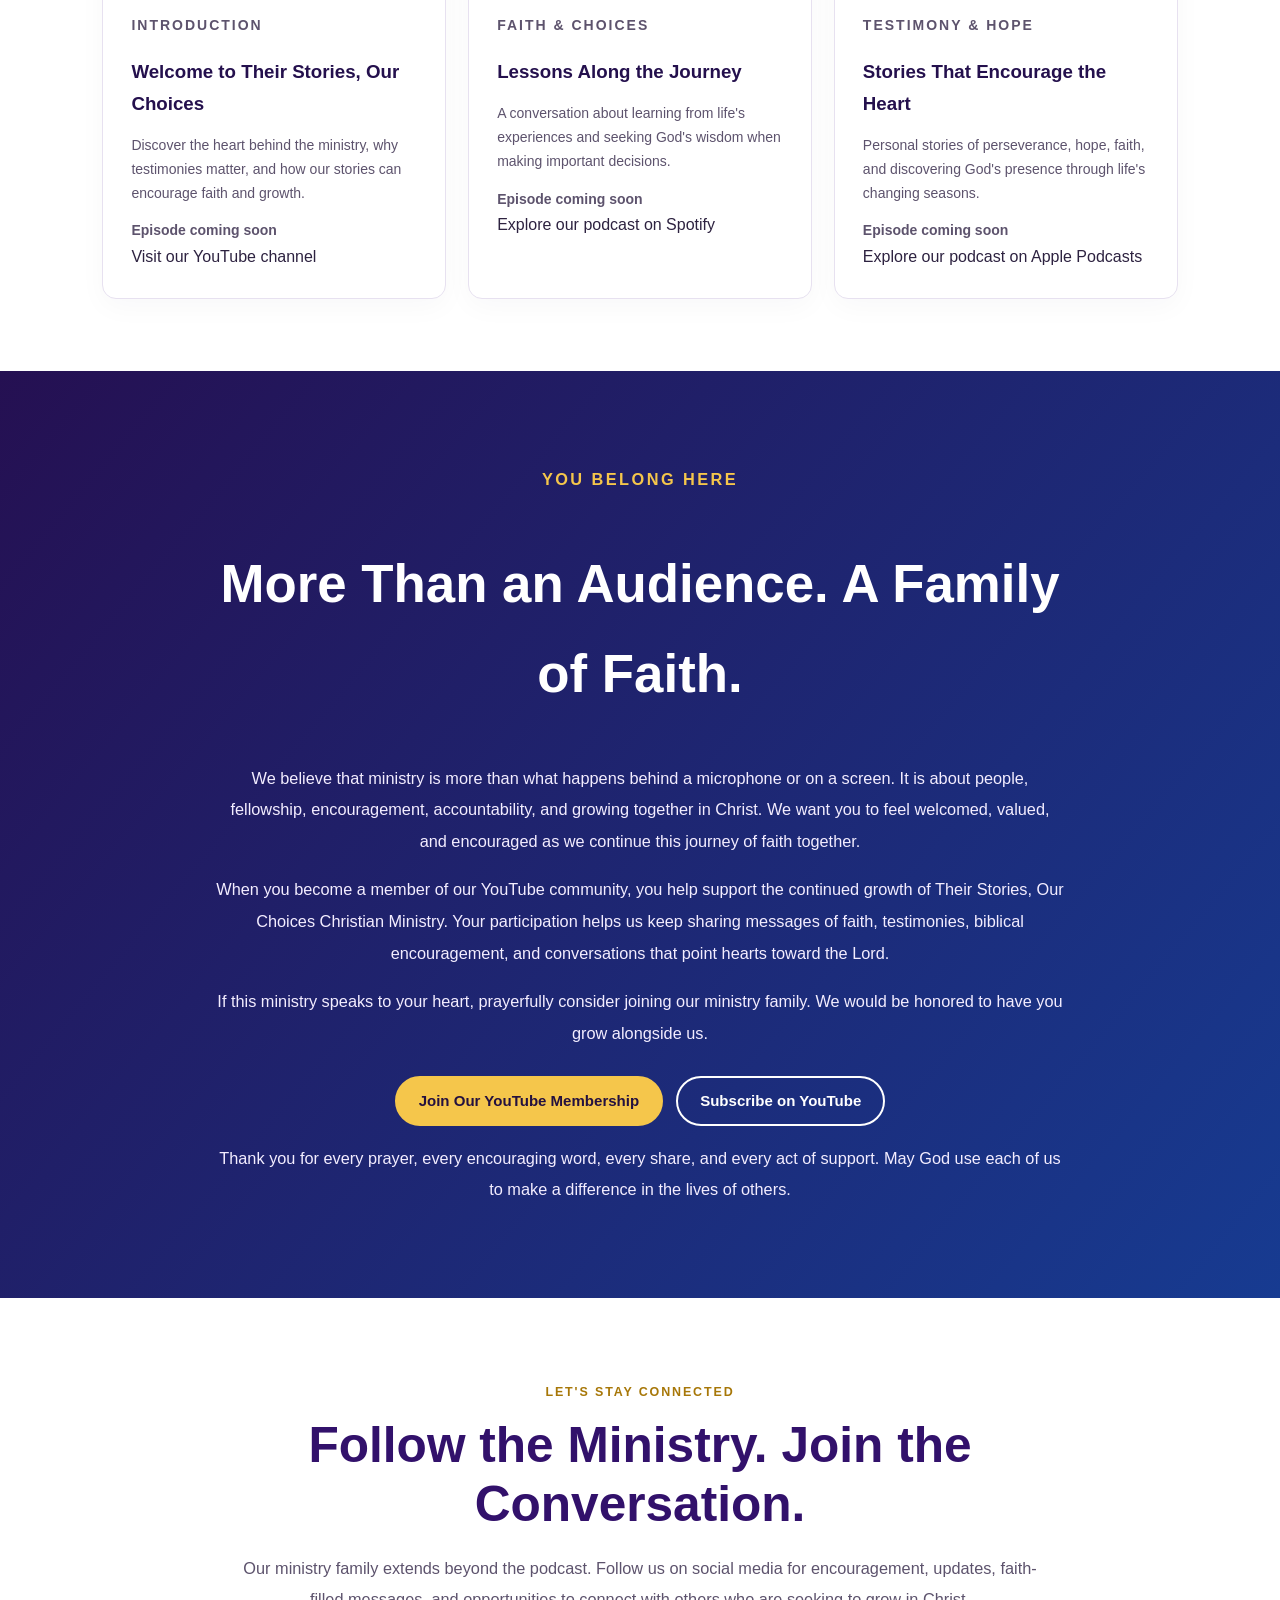
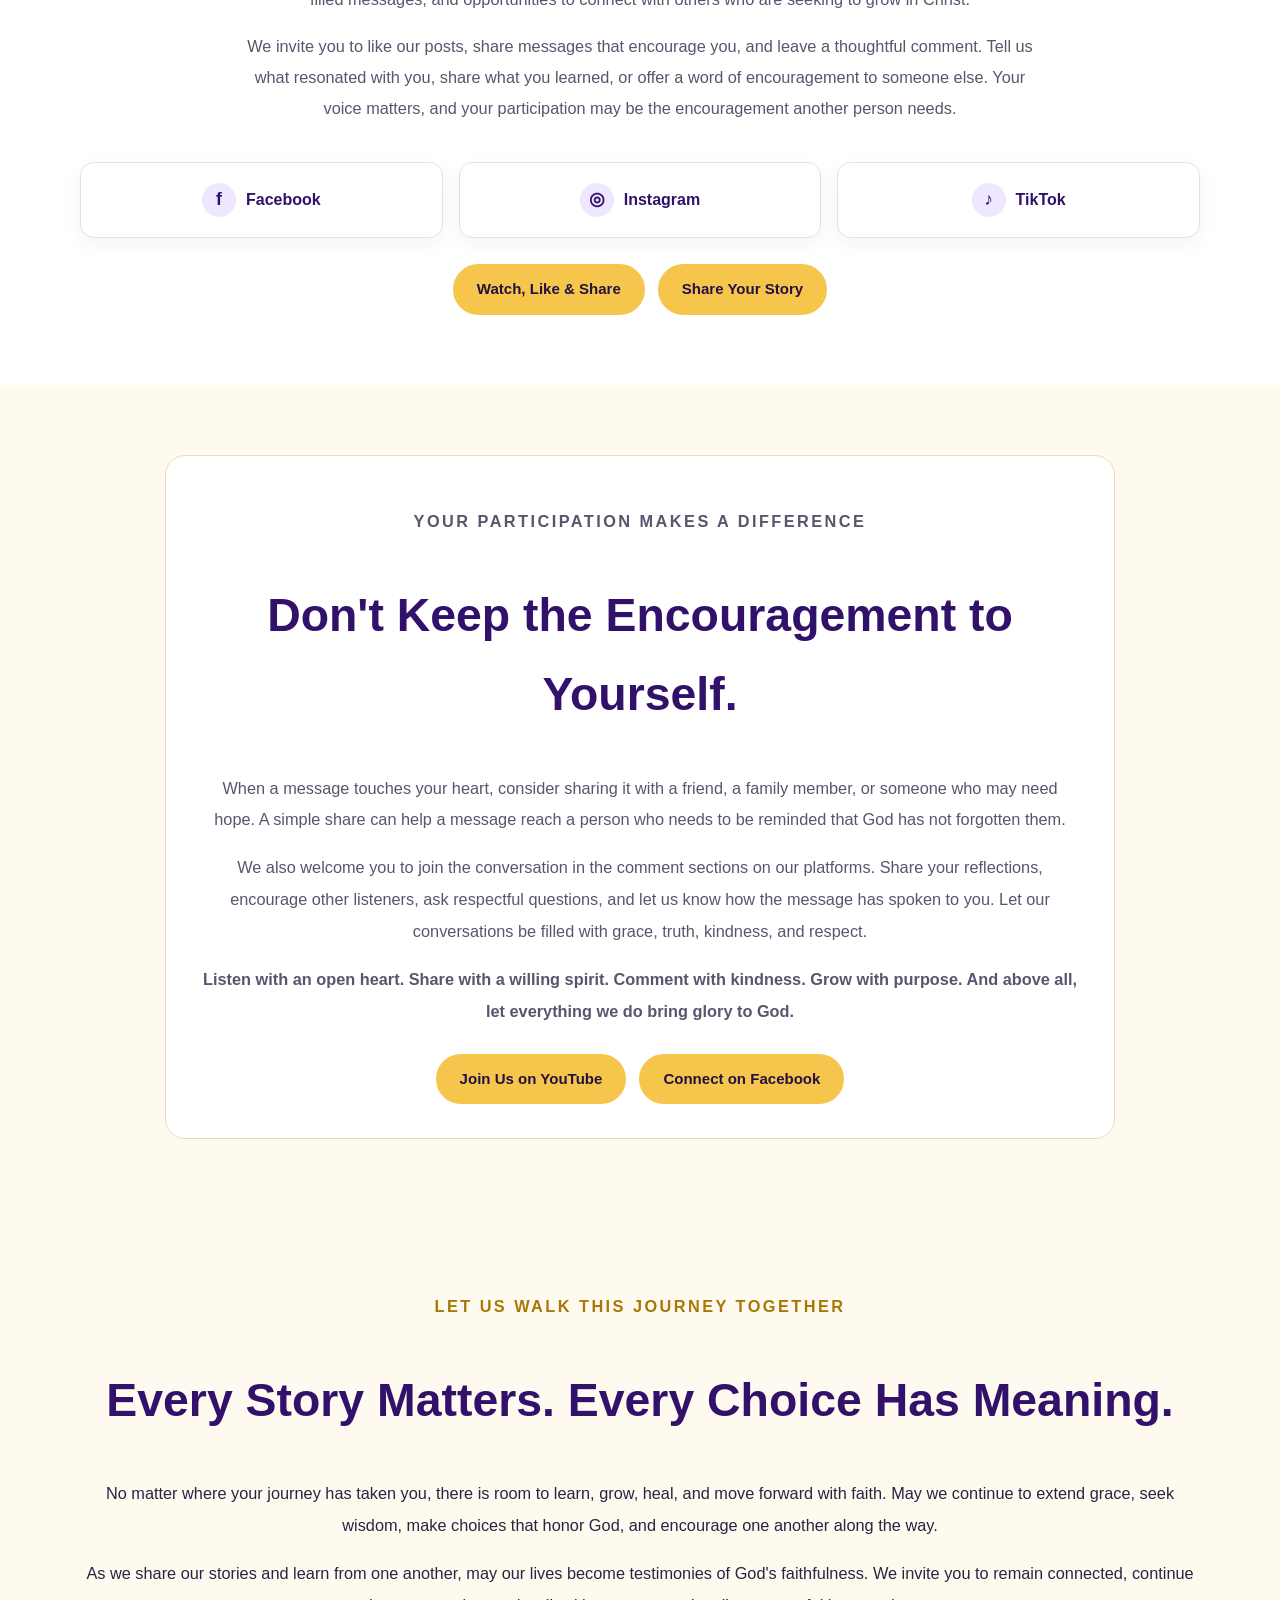
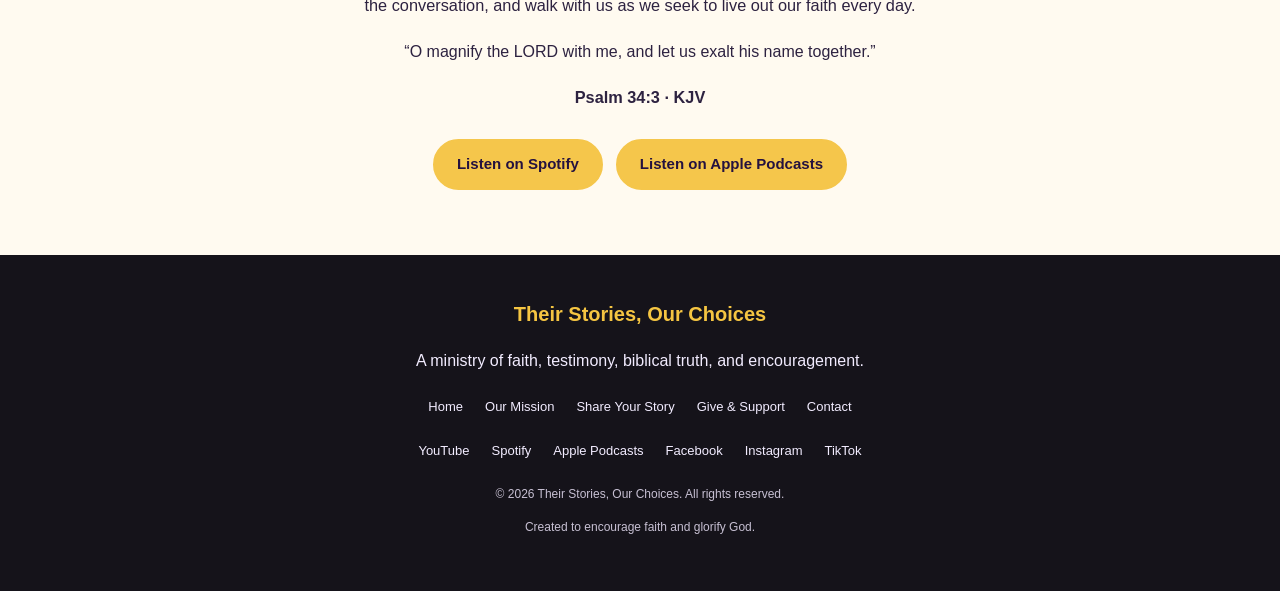
<file: podcast.html>
<!DOCTYPE html>
<html lang="en">
<head>
<meta charset="UTF-8">
<meta name="viewport" content="width=device-width, initial-scale=1">
<meta name="description" content="Their Stories, Our Choices Christian Ministry: Christ-centered conversations, testimonies, biblical truth, and spiritual growth.">
<meta name="theme-color" content="#241052">
<title>Podcast | Their Stories, Our Choices Christian Ministry</title>
<link rel="stylesheet" href="styles.css">

<style>
.podcast-page {
  --purple: #32116b;
  --deep: #1c0a3d;
  --blue: #173b91;
  --gold: #f5c64b;
  --cream: #fffaf0;
  --ink: #2d2240;
  --muted: #5d536d;
  color: var(--ink);
  overflow: hidden;
}
.podcast-page *,
.podcast-page *::before,
.podcast-page *::after {
  box-sizing: border-box;
}
.podcast-page a {
  transition: transform .2s ease, background-color .2s ease;
}
.podcast-page a:focus-visible {
  outline: 3px solid var(--gold);
  outline-offset: 4px;
}
.podcast-page .podcast-container {
  width: 100%;
  max-width: 1120px;
  margin: 0 auto;
}
.podcast-page .podcast-section,
.podcast-page .podcast-scripture,
.podcast-page .podcast-engagement {
  padding: 70px 22px;
}
.podcast-page .podcast-kicker {
  color: #a77708;
  font-size: .78rem;
  font-weight: 800;
  letter-spacing: .15em;
  line-height: 1.8;
  text-transform: uppercase;
}
.podcast-page .podcast-heading {
  max-width: 800px;
  margin: 0 auto 38px;
  text-align: center;
}
.podcast-page .podcast-heading h2 {
  margin: 10px 0 18px;
  color: var(--purple);
  font-size: clamp(2rem, 4.5vw, 3.1rem);
  line-height: 1.2;
}
.podcast-page .podcast-heading > p:not(.podcast-kicker) {
  color: var(--muted);
  font-size: 1.02rem;
  line-height: 1.9;
}
.podcast-page .podcast-actions {
  display: flex;
  flex-wrap: wrap;
  align-items: center;
  justify-content: center;
  gap: 13px;
  margin-top: 26px;
}
.podcast-page .podcast-btn {
  display: inline-flex;
  min-height: 48px;
  align-items: center;
  justify-content: center;
  padding: 12px 22px;
  border: 2px solid var(--gold);
  border-radius: 999px;
  background: var(--gold);
  color: #24113f !important;
  font-size: .94rem;
  font-weight: 800;
  line-height: 1.5;
  text-align: center;
  text-decoration: none;
}
.podcast-page .podcast-btn:hover {
  transform: translateY(-3px);
  background: #ffdf83;
}
.podcast-page .podcast-btn-outline {
  border-color: #fff;
  background: transparent;
  color: #fff !important;
}
.podcast-page .hero {
  position: relative;
  isolation: isolate;
  min-height: 620px;
  padding: 65px 22px;
  overflow: hidden;
  background: linear-gradient(135deg, var(--deep), var(--purple) 55%, var(--blue));
  color: #fff;
  text-align: center;
}
.podcast-page .hero::before {
  position: absolute;
  z-index: -2;
  inset: 0;
  background-image: url("Logo2026.P.png");
  background-position: center;
  background-repeat: no-repeat;
  background-size: min(85%, 650px) auto;
  content: "";
  opacity: .24;
}
.podcast-page .hero::after {
  position: absolute;
  z-index: -1;
  inset: 0;
  background: linear-gradient(180deg, rgba(25,8,55,.48), rgba(25,8,55,.86));
  content: "";
}
.podcast-page .hero-content {
  width: 100%;
  max-width: 900px;
  margin: 0 auto;
}
.podcast-page .hero-logo {
  display: block;
  width: min(230px, 65vw);
  max-height: 230px;
  margin: 0 auto 25px;
  object-fit: contain;
}
.podcast-page .hero .eyebrow {
  color: var(--gold);
}
.podcast-page .hero h1 {
  margin: 15px 0 22px;
  color: #fff;
  font-size: clamp(2.4rem, 6vw, 4.5rem);
  line-height: 1.12;
}
.podcast-page .hero h1 span {
  color: var(--gold);
}
.podcast-page .hero .hero-text {
  max-width: 760px;
  margin: 0 auto 18px;
  color: #f5efff;
  font-size: 1.08rem;
  line-height: 1.9;
}
.podcast-page .podcast-scripture {
  border-top: 4px solid var(--gold);
  border-bottom: 4px solid var(--gold);
  background: linear-gradient(135deg, #f8f3ff, #fff9e9);
}
.podcast-page .podcast-verse {
  max-width: 920px;
  margin: 0 auto;
  padding: 27px;
  border-left: 5px solid var(--blue);
  border-radius: 0 15px 15px 0;
  background: #fff;
  box-shadow: 0 10px 28px rgba(39,19,80,.07);
}
.podcast-page .podcast-verse + .podcast-verse {
  margin-top: 20px;
}
.podcast-page .podcast-verse h3 {
  margin: 0 0 13px;
  color: var(--purple);
  font-size: 1.22rem;
}
.podcast-page .podcast-verse p {
  margin: 0;
  color: #352846;
  font-family: Georgia, "Times New Roman", serif;
  font-size: 1.08rem;
  line-height: 1.95;
}
.podcast-page .podcast-reference {
  display: block;
  margin-top: 13px;
  color: var(--blue);
  font-size: .85rem;
  font-weight: 800;
}
.podcast-page .podcast-reflection,
.podcast-page .podcast-fruit-note {
  max-width: 900px;
  margin: 28px auto 0;
  color: var(--muted);
  line-height: 1.9;
  text-align: center;
}
.podcast-page .podcast-declaration,
.podcast-page .podcast-membership {
  padding: 76px 22px;
  background: linear-gradient(130deg, #251052, #173b91);
  color: #fff;
  text-align: center;
}
.podcast-page .podcast-declaration .podcast-kicker,
.podcast-page .podcast-membership .podcast-kicker {
  color: var(--gold);
}
.podcast-page .podcast-declaration blockquote {
  max-width: 960px;
  margin: 25px auto;
  color: #fff;
  font-family: Georgia, "Times New Roman", serif;
  font-size: clamp(2rem, 5.5vw, 4rem);
  font-weight: 700;
  line-height: 1.25;
}
.podcast-page .podcast-declaration blockquote span {
  color: var(--gold);
}
.podcast-page .podcast-declaration .podcast-verse {
  margin-top: 30px;
  border-top: 4px solid var(--gold);
  border-left: 0;
  border-radius: 14px;
  color: var(--ink);
  text-align: center;
}
.podcast-page .podcast-fruit-grid,
.podcast-page .podcast-platform-grid,
.podcast-page .podcast-social-grid {
  display: grid;
  grid-template-columns: repeat(3, minmax(0, 1fr));
  gap: 16px;
}
.podcast-page .podcast-fruit,
.podcast-page .podcast-platform-card,
.podcast-page .podcast-social-link {
  border: 1px solid #e6dcf6;
  border-radius: 14px;
  background: #fff;
  box-shadow: 0 6px 20px rgba(39,19,80,.05);
}
.podcast-page .podcast-fruit {
  padding: 22px 14px;
  color: var(--purple);
  font-weight: 800;
  text-align: center;
}
.podcast-page .podcast-fruit span {
  display: block;
  margin-bottom: 7px;
  color: #b08011;
  font-size: 1.4rem;
}
.podcast-page .podcast-platforms {
  background: #f7f5fc;
}
.podcast-page .podcast-platform-card {
  display: flex;
  flex-direction: column;
  align-items: center;
  padding: 27px 19px;
  text-align: center;
}
.podcast-page .podcast-platform-icon {
  display: grid;
  width: 58px;
  height: 58px;
  place-items: center;
  margin-bottom: 16px;
  border-radius: 50%;
  background: #eee7ff;
  color: var(--purple);
  font-size: 1.55rem;
  font-weight: 900;
}
.podcast-page .podcast-platform-card h3 {
  margin: 0 0 12px;
  color: var(--purple);
  font-size: 1.22rem;
}
.podcast-page .podcast-platform-card p {
  flex: 1;
  margin: 0 0 21px;
  color: var(--muted);
  font-size: .95rem;
  line-height: 1.85;
}
.podcast-page .podcast-platform-card .podcast-btn {
  width: 100%;
}
.podcast-page .podcast-engagement {
  background: var(--cream);
}
.podcast-page .podcast-engagement-panel {
  max-width: 950px;
  margin: 0 auto;
  padding: 34px;
  border: 1px solid #eadcb7;
  border-radius: 20px;
  background: #fff;
  text-align: center;
}
.podcast-page .podcast-engagement-panel h2,
.podcast-page .podcast-closing h2 {
  color: var(--purple);
  font-size: clamp(2rem, 4.5vw, 2.9rem);
}
.podcast-page .podcast-engagement-panel p,
.podcast-page .podcast-membership p,
.podcast-page .podcast-closing p {
  font-size: 1.02rem;
  line-height: 1.95;
}
.podcast-page .podcast-engagement-panel p {
  color: var(--muted);
}
.podcast-page .podcast-membership-inner {
  max-width: 850px;
  margin: 0 auto;
}
.podcast-page .podcast-membership h2 {
  color: #fff;
  font-size: clamp(2rem, 5vw, 3.3rem);
}
.podcast-page .podcast-membership p {
  color: #f3edff;
}
.podcast-page .podcast-social-link {
  display: flex;
  min-height: 76px;
  align-items: center;
  justify-content: center;
  gap: 10px;
  padding: 17px 12px;
  color: var(--purple) !important;
  font-weight: 800;
  text-align: center;
  text-decoration: none;
}
.podcast-page .podcast-social-link:hover {
  transform: translateY(-3px);
  background: #fff7dc;
}
.podcast-page .podcast-social-symbol {
  display: inline-grid;
  width: 34px;
  height: 34px;
  flex-shrink: 0;
  place-items: center;
  border-radius: 50%;
  background: #eee7ff;
  font-size: 1.1rem;
}
.podcast-page .podcast-closing {
  padding: 65px 22px;
  background: #fffaf0;
  text-align: center;
}
@media (max-width: 760px) {
  .podcast-page .podcast-fruit-grid,
  .podcast-page .podcast-platform-grid,
  .podcast-page .podcast-social-grid {
    grid-template-columns: repeat(2, minmax(0, 1fr));
    gap: 12px;
  }
}
@media (max-width: 430px) {
  .podcast-page .podcast-fruit-grid,
  .podcast-page .podcast-platform-grid,
  .podcast-page .podcast-social-grid {
    grid-template-columns: 1fr;
  }
  .podcast-page .podcast-actions {
    flex-direction: column;
    align-items: stretch;
  }
  .podcast-page .podcast-actions .podcast-btn {
    width: 100%;
  }
}
@media (prefers-reduced-motion: reduce) {
  .podcast-page a {
    transition: none;
  }
}
</style>
</head>
<body>

<header class="site-header">
  <a class="brand" href="index.html">
    <img class="brand-logo" src="Logo2026.P.png"
      alt="Their Stories, Our Choices Christian Ministry logo">
    <strong>Their Stories, Our Choices</strong>
    <small>CHRISTIAN PODCAST MINISTRY</small>
  </a>
  <button class="menu-toggle" type="button" aria-label="Open navigation"
    aria-expanded="false" aria-controls="main-nav">☰</button>
  <nav id="main-nav" class="main-nav" aria-label="Main navigation">
    <a href="index.html">Home</a>
    <a href="mission.html">Our Mission</a>
    <a href="podcast.html" aria-current="page">Podcast</a>
    <a href="stories.html">Share Your Story</a>
    <a href="giving.html">Give &amp; Support</a>
    <a href="contact.html">Contact</a>
  </nav>
</header>

<main class="podcast-page">

<section class="hero">
  <div class="hero-content">
    <img class="hero-logo" src="Logo2026.P.png"
      alt="Their Stories, Our Choices Christian Ministry">
    <p class="eyebrow">WELCOME TO THE CONVERSATION</p>
    <h1>Their Stories,<br><span>Our Choices.</span></h1>
    <p class="hero-text">
      Every testimony carries a story. Every life experience offers
      an opportunity to learn. Join us as we explore faith, choices,
      lessons, and the transforming grace of God.
    </p>
    <p class="hero-text">
      We are more than listeners. We are a family choosing faith,
      embracing accountability, and encouraging one another to
      walk boldly in the calling of the Lord.
    </p>
    <div class="podcast-actions">
      <a class="podcast-btn" href="#listen">Listen &amp; Subscribe</a>
      <a class="podcast-btn podcast-btn-outline" href="#family">
        Join Our Ministry Family
      </a>
    </div>
  </div>
</section>

<section class="podcast-scripture" id="scripture">
  <div class="podcast-container">
    <div class="podcast-heading">
      <p class="podcast-kicker">THE FOUNDATION OF OUR WALK</p>
      <h2>We Must Know the Word to Live the Truth.</h2>
      <p>
        We cannot walk confidently in what we do not seek to understand.
        God's Word calls us into wisdom, obedience, spiritual maturity,
        and a deeper relationship with Him.
      </p>
    </div>
    <article class="podcast-verse">
      <h3>Hosea 4:6 — King James Version</h3>
      <p>
        My people are destroyed for lack of knowledge: because thou hast
        rejected knowledge, I will also reject thee, that thou shalt be
        no priest to me: seeing thou hast forgotten the law of thy God,
        I will also forget thy children.
      </p>
      <span class="podcast-reference">HOSEA 4:6 · KJV</span>
    </article>
    <article class="podcast-verse">
      <h3>Hosea 4:7 — King James Version</h3>
      <p>
        As they were increased, so they sinned against me:
        therefore will I change their glory into shame.
      </p>
      <span class="podcast-reference">HOSEA 4:7 · KJV</span>
    </article>
    <p class="podcast-reflection">
      May we never become so comfortable with what we know that we stop
      growing in what God desires to teach us. May our lives reflect
      reverence for His Word, humility in our choices, and a genuine
      hunger for His truth.
    </p>
  </div>
</section>

<!-- OUR DECLARATION OF FAITH -->
<section class="podcast-declaration">
  <div class="podcast-container">
    <p class="podcast-kicker">OUR FAITH. OUR CONVICTION. OUR CALLING.</p>

    <blockquote>
      We will live <span>unapologetically for the Lord.</span>
    </blockquote>

    <p>
      This generation will no longer make excuses for the very things
      God is calling us to surrender. We will surge forward in faith,
      move with courage, and pursue the things of God with conviction.
      We will not simply speak about change; we will allow Christ to
      transform the way we live.
    </p>

    <p>
      We will love beyond convenience, forgive beyond pride, serve
      beyond recognition, and stand for truth even when standing
      requires sacrifice. We will pursue holiness, walk in obedience,
      and bear the fruit of a life surrendered to the Holy Spirit.
      Our choices will reflect our faith, and our lives will bear
      witness to the goodness of God.
    </p>

    <article class="podcast-verse">
      <h3>Philippians 1:21 — King James Version</h3>
      <p>For to me to live is Christ, and to die is gain.</p>
      <span class="podcast-reference">PHILIPPIANS 1:21 · KJV</span>
    </article>
  </div>
</section>

<!-- THE FRUITS OF THE SPIRIT -->
<section class="podcast-section" id="fruits">
  <div class="podcast-container">
    <div class="podcast-heading">
      <p class="podcast-kicker">FAITH THAT BEARS FRUIT</p>
      <h2>A Generation That Lives What It Believes</h2>
      <p>
        We are called to more than words, appearances, or promises.
        As we grow in Christ, the Holy Spirit works within us,
        shaping our character and teaching us to reflect the heart
        of Jesus in our homes, relationships, decisions, and everyday lives.
      </p>
    </div>

    <div class="podcast-fruit-grid">
      <div class="podcast-fruit"><span>✦</span>Love</div>
      <div class="podcast-fruit"><span>✦</span>Joy</div>
      <div class="podcast-fruit"><span>✦</span>Peace</div>
      <div class="podcast-fruit"><span>✦</span>Longsuffering</div>
      <div class="podcast-fruit"><span>✦</span>Gentleness</div>
      <div class="podcast-fruit"><span>✦</span>Goodness</div>
      <div class="podcast-fruit"><span>✦</span>Faith</div>
      <div class="podcast-fruit"><span>✦</span>Meekness</div>
      <div class="podcast-fruit"><span>✦</span>Temperance</div>
    </div>

    <p class="podcast-fruit-note">
      <strong>Galatians 5:22–23 · KJV</strong><br>
      These are the fruits we desire to cultivate as we walk
      in the Spirit. May our faith be visible in how we love,
      how we respond, how we serve, and how we treat one another.
    </p>
  </div>
</section>

<!-- LISTEN AND SUBSCRIBE -->
<section class="podcast-section podcast-platforms" id="listen">
  <div class="podcast-container">
    <div class="podcast-heading">
      <p class="podcast-kicker">TUNE IN AND BE ENCOURAGED</p>
      <h2>Listen. Subscribe. Grow With Us.</h2>
      <p>
        Let every episode be an opportunity to pause, reflect,
        learn, and draw closer to God. Subscribe on your preferred
        platform so you can stay connected with our ministry.
      </p>
      <p>
        If a message encourages you, like it, share it with someone
        you love, and join the conversation in the comments.
      </p>
    </div>

    <div class="podcast-platform-grid">

      <article class="podcast-platform-card">
        <div class="podcast-platform-icon" aria-hidden="true">▶</div>
        <h3>YouTube</h3>
        <p>
          Watch, listen, subscribe, and join the conversation.
          Like our videos, share them, and leave a thoughtful
          comment about what spoke to your heart.
        </p>
        <a class="podcast-btn"
           href="https://youtube.com/@tsoc-tv?si=u90KBiARVKhl7PKK"
           target="_blank" rel="noopener noreferrer">
          Visit Our YouTube
        </a>
      </article>

      <article class="podcast-platform-card">
        <div class="podcast-platform-icon" aria-hidden="true">♫</div>
        <h3>Spotify</h3>
        <p>
          Follow the podcast, listen throughout your day,
          and share episodes that inspire you to grow in faith.
        </p>
        <a class="podcast-btn"
           href="https://open.spotify.com/show/4xRzv2MYoMHjfx6y1BRiYG"
           target="_blank" rel="noopener noreferrer">
          Listen on Spotify
        </a>
      </article>

      <article class="podcast-platform-card">
        <div class="podcast-platform-icon" aria-hidden="true">♪</div>
        <h3>Apple Podcasts</h3>
        <p>
          Follow the show, listen to our conversations,
          and share episodes with someone who needs
          encouragement and biblical truth.
        </p>
        <a class="podcast-btn"
           href="https://podcasts.apple.com/us/podcast/their-stories-our-choices/id6821698466"
           target="_blank" rel="noopener noreferrer">
          Listen on Apple Podcasts
        </a>
      </article>

    </div>

    <p class="podcast-fruit-note">
      Our heart is to create a space where biblical truth,
      honest reflection, and the transforming grace of God
      encourage us to make choices that honor Him.
    </p>
  </div>
</section>

<!-- EPISODE PREVIEWS -->
<section class="section" id="episodes">
  <div class="section-heading">
    <p class="eyebrow">TUNE IN AND BE ENCOURAGED</p>
    <h2>Podcast Episodes</h2>
    <p class="section-intro">
      Explore the heart of our ministry and the conversations
      we hope will encourage reflection, strengthen faith,
      and point listeners toward God.
    </p>
  </div>

  <div class="card-grid">

    <article class="ministry-card">
      <span class="card-icon" aria-hidden="true">🎙</span>
      <p class="eyebrow">INTRODUCTION</p>
      <h3>Welcome to Their Stories, Our Choices</h3>
      <p>
        Discover the heart behind the ministry, why testimonies
        matter, and how our stories can encourage faith and growth.
      </p>
      <p><strong>Episode coming soon</strong></p>
      <a href="https://youtube.com/@tsoc-tv?si=u90KBiARVKhl7PKK"
         target="_blank" rel="noopener noreferrer">
        Visit our YouTube channel
      </a>
    </article>

    <article class="ministry-card">
      <span class="card-icon" aria-hidden="true">✦</span>
      <p class="eyebrow">FAITH &amp; CHOICES</p>
      <h3>Lessons Along the Journey</h3>
      <p>
        A conversation about learning from life's experiences
        and seeking God's wisdom when making important decisions.
      </p>
      <p><strong>Episode coming soon</strong></p>
      <a href="https://open.spotify.com/show/4xRzv2MYoMHjfx6y1BRiYG"
         target="_blank" rel="noopener noreferrer">
        Explore our podcast on Spotify
      </a>
    </article>

    <article class="ministry-card">
      <span class="card-icon" aria-hidden="true">♡</span>
      <p class="eyebrow">TESTIMONY &amp; HOPE</p>
      <h3>Stories That Encourage the Heart</h3>
      <p>
        Personal stories of perseverance, hope, faith, and
        discovering God's presence through life's changing seasons.
      </p>
      <p><strong>Episode coming soon</strong></p>
      <a href="https://podcasts.apple.com/us/podcast/their-stories-our-choices/id6821698466"
         target="_blank" rel="noopener noreferrer">
        Explore our podcast on Apple Podcasts
      </a>
    </article>

  </div>
</section>
  
<!-- JOIN OUR MINISTRY FAMILY -->
<section class="podcast-membership" id="family">
  <div class="podcast-container podcast-membership-inner">
    <p class="podcast-kicker">YOU BELONG HERE</p>

    <h2>More Than an Audience. A Family of Faith.</h2>

    <p>
      We believe that ministry is more than what happens behind a
      microphone or on a screen. It is about people, fellowship,
      encouragement, accountability, and growing together in Christ.
      We want you to feel welcomed, valued, and encouraged as we
      continue this journey of faith together.
    </p>

    <p>
      When you become a member of our YouTube community, you help
      support the continued growth of Their Stories, Our Choices
      Christian Ministry. Your participation helps us keep sharing
      messages of faith, testimonies, biblical encouragement, and
      conversations that point hearts toward the Lord.
    </p>

    <p>
      If this ministry speaks to your heart, prayerfully consider
      joining our ministry family. We would be honored to have you
      grow alongside us.
    </p>

    <div class="podcast-actions">
      <a class="podcast-btn"
         href="https://www.youtube.com/channel/UCym7xLkxopodl6PEvvDdH9w/join"
         target="_blank" rel="noopener noreferrer">
        Join Our YouTube Membership
      </a>

      <a class="podcast-btn podcast-btn-outline"
         href="https://youtube.com/@tsoc-tv?si=u90KBiARVKhl7PKK"
         target="_blank" rel="noopener noreferrer">
        Subscribe on YouTube
      </a>
    </div>

    <p>
      Thank you for every prayer, every encouraging word, every share,
      and every act of support. May God use each of us to make a
      difference in the lives of others.
    </p>
  </div>
</section>

<!-- CONNECT ON SOCIAL MEDIA -->
<section class="podcast-section" id="connect">
  <div class="podcast-container">

    <div class="podcast-heading">
      <p class="podcast-kicker">LET'S STAY CONNECTED</p>

      <h2>Follow the Ministry. Join the Conversation.</h2>

      <p>
        Our ministry family extends beyond the podcast. Follow us
        on social media for encouragement, updates, faith-filled
        messages, and opportunities to connect with others who are
        seeking to grow in Christ.
      </p>

      <p>
        We invite you to like our posts, share messages that encourage
        you, and leave a thoughtful comment. Tell us what resonated
        with you, share what you learned, or offer a word of
        encouragement to someone else. Your voice matters, and your
        participation may be the encouragement another person needs.
      </p>
    </div>

    <div class="podcast-social-grid">

      <a class="podcast-social-link"
         href="https://www.facebook.com/share/p/1Dacww4XDX/"
         target="_blank" rel="noopener noreferrer"
         aria-label="Visit Their Stories, Our Choices on Facebook">
        <span class="podcast-social-symbol" aria-hidden="true">f</span>
        Facebook
      </a>

      <a class="podcast-social-link"
         href="https://www.instagram.com/invites/contact/?utm_source=ig_contact_invite&amp;utm_medium=copy_link&amp;utm_content=6zk580e"
         target="_blank" rel="noopener noreferrer"
         aria-label="Connect with Their Stories, Our Choices on Instagram">
        <span class="podcast-social-symbol" aria-hidden="true">◎</span>
        Instagram
      </a>

      <a class="podcast-social-link"
         href="https://www.tiktok.com/@tsochoices?_r=1&amp;_t=ZP-9AV2Og7lXOJ"
         target="_blank" rel="noopener noreferrer"
         aria-label="Follow Their Stories, Our Choices on TikTok">
        <span class="podcast-social-symbol" aria-hidden="true">♪</span>
        TikTok
      </a>

    </div>

    <div class="podcast-actions">
      <a class="podcast-btn"
         href="https://youtube.com/@tsoc-tv?si=u90KBiARVKhl7PKK"
         target="_blank" rel="noopener noreferrer">
        Watch, Like &amp; Share
      </a>

      <a class="podcast-btn"
         href="stories.html">
        Share Your Story
      </a>
    </div>

  </div>
</section>

<!-- LIKE, SHARE, AND PARTICIPATE -->
<section class="podcast-engagement">
  <div class="podcast-container podcast-engagement-panel">

    <p class="podcast-kicker">YOUR PARTICIPATION MAKES A DIFFERENCE</p>

    <h2>Don't Keep the Encouragement to Yourself.</h2>

    <p>
      When a message touches your heart, consider sharing it with
      a friend, a family member, or someone who may need hope.
      A simple share can help a message reach a person who needs
      to be reminded that God has not forgotten them.
    </p>

    <p>
      We also welcome you to join the conversation in the comment
      sections on our platforms. Share your reflections, encourage
      other listeners, ask respectful questions, and let us know
      how the message has spoken to you. Let our conversations be
      filled with grace, truth, kindness, and respect.
    </p>

    <p>
      <strong>
        Listen with an open heart. Share with a willing spirit.
        Comment with kindness. Grow with purpose. And above all,
        let everything we do bring glory to God.
      </strong>
    </p>

    <div class="podcast-actions">
      <a class="podcast-btn"
         href="https://youtube.com/@tsoc-tv?si=u90KBiARVKhl7PKK"
         target="_blank" rel="noopener noreferrer">
        Join Us on YouTube
      </a>

      <a class="podcast-btn"
         href="https://www.facebook.com/share/p/1Dacww4XDX/"
         target="_blank" rel="noopener noreferrer">
        Connect on Facebook
      </a>
    </div>

  </div>
</section>

<!-- CLOSING SCRIPTURE AND ENCOURAGEMENT -->
<section class="podcast-closing">
  <div class="podcast-container">

    <p class="podcast-kicker">LET US WALK THIS JOURNEY TOGETHER</p>

    <h2>Every Story Matters. Every Choice Has Meaning.</h2>

    <p>
      No matter where your journey has taken you, there is room
      to learn, grow, heal, and move forward with faith. May we
      continue to extend grace, seek wisdom, make choices that
      honor God, and encourage one another along the way.
    </p>

    <p>
      As we share our stories and learn from one another, may
      our lives become testimonies of God's faithfulness.
      We invite you to remain connected, continue the conversation,
      and walk with us as we seek to live out our faith every day.
    </p>

    <blockquote>
      “O magnify the LORD with me, and let us exalt his name together.”
    </blockquote>

    <p><strong>Psalm 34:3 · KJV</strong></p>

    <div class="podcast-actions">
      <a class="podcast-btn"
         href="https://open.spotify.com/show/4xRzv2MYoMHjfx6y1BRiYG"
         target="_blank" rel="noopener noreferrer">
        Listen on Spotify
      </a>

      <a class="podcast-btn"
         href="https://podcasts.apple.com/us/podcast/their-stories-our-choices/id6821698466"
         target="_blank" rel="noopener noreferrer">
        Listen on Apple Podcasts
      </a>
    </div>

  </div>
</section>

</main>

<!-- WEBSITE FOOTER -->
<footer class="site-footer">
  <a class="footer-brand" href="index.html">
    Their Stories, Our Choices
  </a>

  <p>A ministry of faith, testimony, biblical truth, and encouragement.</p>

  <nav aria-label="Footer navigation">
    <a href="index.html">Home</a>
    <a href="mission.html">Our Mission</a>
    <a href="stories.html">Share Your Story</a>
    <a href="giving.html">Give &amp; Support</a>
    <a href="contact.html">Contact</a>
  </nav>

  <nav aria-label="Podcast and social media links">
    <a href="https://youtube.com/@tsoc-tv?si=u90KBiARVKhl7PKK"
       target="_blank" rel="noopener noreferrer">YouTube</a>

    <a href="https://open.spotify.com/show/4xRzv2MYoMHjfx6y1BRiYG"
       target="_blank" rel="noopener noreferrer">Spotify</a>

    <a href="https://podcasts.apple.com/us/podcast/their-stories-our-choices/id6821698466"
       target="_blank" rel="noopener noreferrer">Apple Podcasts</a>

    <a href="https://www.facebook.com/share/p/1Dacww4XDX/"
       target="_blank" rel="noopener noreferrer">Facebook</a>

    <a href="https://www.instagram.com/invites/contact/?utm_source=ig_contact_invite&amp;utm_medium=copy_link&amp;utm_content=6zk580e"
       target="_blank" rel="noopener noreferrer">Instagram</a>

    <a href="https://www.tiktok.com/@tsochoices?_r=1&amp;_t=ZP-9AV2Og7lXOJ"
       target="_blank" rel="noopener noreferrer">TikTok</a>
  </nav>

  <p class="copyright">
    © <span id="year">2026</span> Their Stories, Our Choices.
    All rights reserved.
  </p>

  <p class="footer-note">Created to encourage faith and glorify God.</p>
</footer>

<script src="script.js"></script>
<script>
  const yearElement = document.getElementById("year");
  if (yearElement) {
    yearElement.textContent = new Date().getFullYear();
  }
</script>

</body>
</html>
</file>
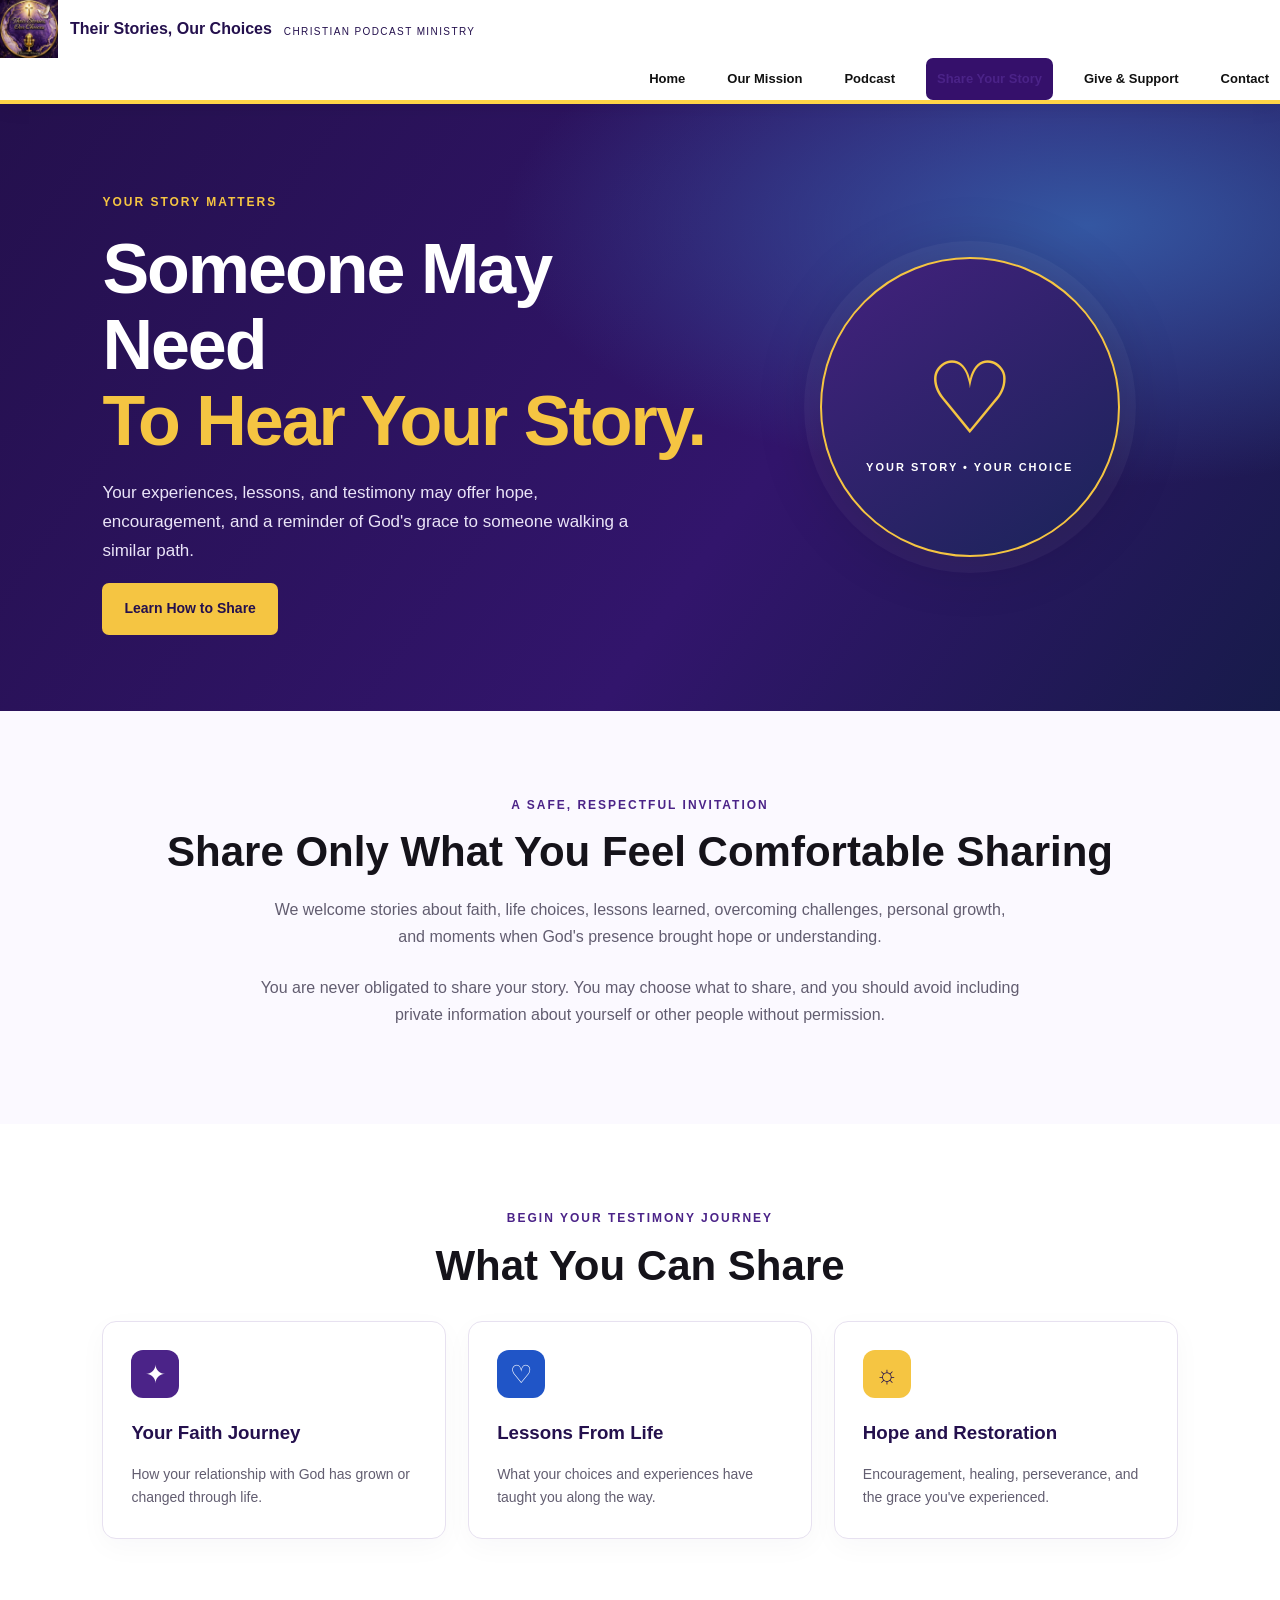
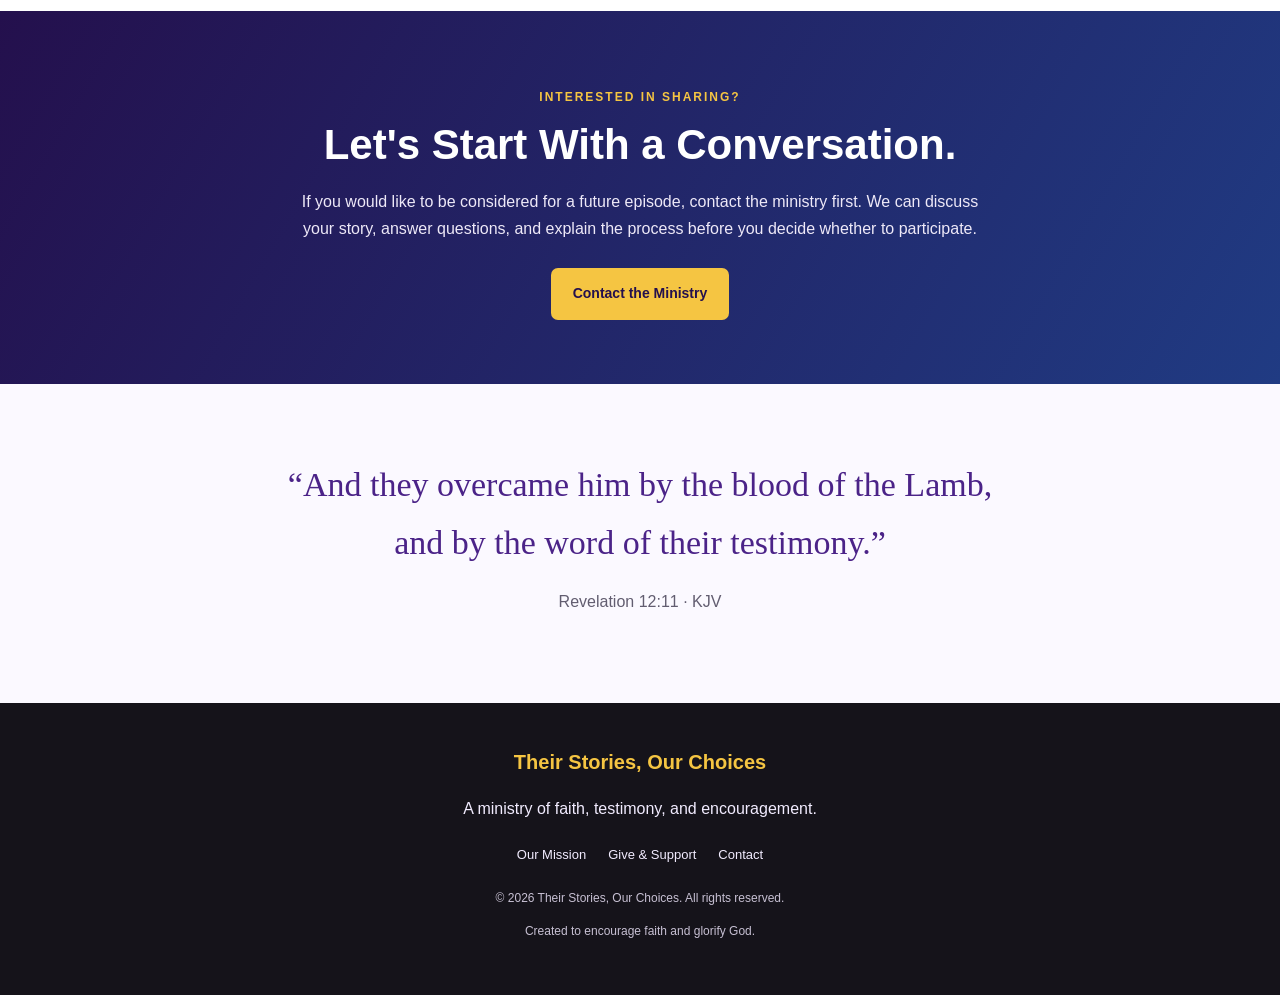
<file: stories.html>
<!DOCTYPE html>
<html lang="en">
<head>
  <meta charset="UTF-8">
  <meta name="viewport" content="width=device-width, initial-scale=1">
  <meta name="description" content="Learn how to share your testimony with Their Stories, Our Choices Christian Ministry.">
  <title>Share Your Story | Their Stories, Our Choices</title>
  <link rel="stylesheet" href="styles.css">
</head>
<body>
  <header class="site-header">
    <a class="brand" href="index.html">
    
<img
  class="brand-logo"
  src="Logo2026.P.png"
  alt="Their Stories, Our Choices Christian Ministry logo"
>

        <strong>Their Stories, Our Choices</strong>
        <small>CHRISTIAN PODCAST MINISTRY</small>
      </span>
    </a>
    <button class="menu-toggle" aria-label="Open navigation"
      aria-expanded="false" aria-controls="main-nav">☰</button>
    <nav id="main-nav" class="main-nav" aria-label="Main navigation">
      <a href="index.html">Home</a>
      <a href="mission.html">Our Mission</a>
      <a href="podcast.html">Podcast</a>
      <a href="stories.html" aria-current="page">Share Your Story</a>
      <a href="giving.html">Give &amp; Support</a>
      <a href="contact.html">Contact</a>
    </nav>
  </header>

  <main>
    <section class="hero">
      <div class="hero-content">
        <p class="eyebrow">YOUR STORY MATTERS</p>
        <h1>Someone May Need<br><span>To Hear Your Story.</span></h1>
        <p class="hero-text">
          Your experiences, lessons, and testimony may offer hope,
          encouragement, and a reminder of God's grace to someone
          walking a similar path.
        </p>
        <a class="button button-gold" href="#submission">Learn How to Share</a>
      </div>
      <div class="hero-art" aria-hidden="true">
        <div class="art-circle">
          <span class="art-cross">♡</span>
          <span class="art-caption">YOUR STORY • YOUR CHOICE</span>
        </div>
      </div>
    </section>

    <section class="section welcome">
      <p class="eyebrow">A SAFE, RESPECTFUL INVITATION</p>
      <h2>Share Only What You Feel Comfortable Sharing</h2>
      <p class="section-intro">
        We welcome stories about faith, life choices, lessons learned,
        overcoming challenges, personal growth, and moments when God's
        presence brought hope or understanding.
      </p>
      <p class="section-intro">
        You are never obligated to share your story. You may choose
        what to share, and you should avoid including private information
        about yourself or other people without permission.
      </p>
    </section>

    <section class="section" id="submission">
      <div class="section-heading">
        <p class="eyebrow">BEGIN YOUR TESTIMONY JOURNEY</p>
        <h2>What You Can Share</h2>
      </div>
      <div class="card-grid">
        <article class="ministry-card">
          <span class="card-icon" aria-hidden="true">✦</span>
          <h3>Your Faith Journey</h3>
          <p>How your relationship with God has grown or changed through life.</p>
        </article>
        <article class="ministry-card">
          <span class="card-icon" aria-hidden="true">♡</span>
          <h3>Lessons From Life</h3>
          <p>What your choices and experiences have taught you along the way.</p>
        </article>
        <article class="ministry-card">
          <span class="card-icon" aria-hidden="true">☼</span>
          <h3>Hope and Restoration</h3>
          <p>Encouragement, healing, perseverance, and the grace you've experienced.</p>
        </article>
      </div>
    </section>

    <section class="support-banner">
      <p class="eyebrow">INTERESTED IN SHARING?</p>
      <h2>Let's Start With a Conversation.</h2>
      <p>
        If you would like to be considered for a future episode,
        contact the ministry first. We can discuss your story, answer
        questions, and explain the process before you decide whether
        to participate.
      </p>
      <a class="button button-gold" href="contact.html">Contact the Ministry</a>
    </section>

    <section class="scripture section">
      <blockquote>
        “And they overcame him by the blood of the Lamb, and by the word
        of their testimony.”
      </blockquote>
      <p>Revelation 12:11 · KJV</p>
    </section>
  </main>

  <footer class="site-footer">
    <a class="footer-brand" href="index.html">Their Stories, Our Choices</a>
    <p>A ministry of faith, testimony, and encouragement.</p>
    <nav aria-label="Footer navigation">
      <a href="mission.html">Our Mission</a>
      <a href="giving.html">Give &amp; Support</a>
      <a href="contact.html">Contact</a>
    </nav>
    <p class="copyright">© <span id="year">2026</span> Their Stories, Our Choices. All rights reserved.</p>
    <p class="footer-note">Created to encourage faith and glorify God.</p>
  </footer>
  <script src="script.js"></script>
</body>
</html>
</file>
<file: styles.css>
:root {
  --purple: #4B2388;
  --deep-purple: #24104D;
  --blue: #2055C7;
  --gold: #F5C542;
  --black: #15131A;
  --white: #FFFFFF;
  --cream: #FBF9FF;
  --muted: #625D70;
  --border: #E7E1F0;
}

* {
  box-sizing: border-box;
}

html {
  scroll-behavior: smooth;
}

body {
  margin: 0;
  color: var(--black);
  background: var(--white);
  font-family: Arial, Helvetica, sans-serif;
  line-height: 1.7;
}

a {
  color: inherit;
  text-decoration: none;
}

a:focus-visible,
button:focus-visible {
  outline: 3px solid var(--gold);
  outline-offset: 4px;
}

.site-header {
  position: relative;
  z-index: 100;
  background: #FFFFFF;
  border-bottom: 4px solid #FFD447;
  box-shadow: 0 4px 18px rgba(17, 17, 17, 0.08);
}

.header-inner {
  width: min(1200px, calc(100% - 40px));
  min-height: 108px;
  margin: 0 auto;
  display: flex;
  align-items: center;
  justify-content: space-between;
  gap: 22px;
}

.brand {
  display: flex;
  align-items: center;
  gap: 14px;
  color: #35106B;
  text-decoration: none;
  min-width: 0;
}

.brand-logo {
  width: 78px;
  height: 78px;
  max-width: 78px;
  object-fit: contain;
  display: block;
  flex-shrink: 0;
}

.brand-text {
  display: flex;
  flex-direction: column;
  gap: 5px;
}

.brand-text strong {
  color: #35106B;
  font-family: Georgia, "Times New Roman", serif;
  font-size: clamp(16px, 2vw, 23px);
  line-height: 1.25;
}

.brand-text small {
  color: #1746A2;
  font-size: 10px;
  font-weight: 800;
  letter-spacing: 1.3px;
}

.main-nav {
  display: flex;
  align-items: center;
  justify-content: flex-end;
  flex-wrap: wrap;
  gap: 4px;
}

.main-nav a {
  padding: 10px 11px;
  border-radius: 7px;
  color: #111111;
  font-size: 13px;
  font-weight: 700;
  text-decoration: none;
}

.main-nav a:hover {
  background: #F3EDFB;
  color: #35106B;
}

.main-nav a[aria-current="page"] {
  background: #35106B;
  color: #FFFFFF;
}

.menu-toggle {
  display: none;
  align-items: center;
  justify-content: center;
  width: 44px;
  height: 44px;
  border: 2px solid #35106B;
  border-radius: 8px;
  background: #FFFFFF;
  color: #35106B;
  font-size: 24px;
  cursor: pointer;
}

@media (max-width: 1050px) {
  .header-inner {
    flex-wrap: wrap;
    padding: 12px 0;
  }

  .menu-toggle {
    display: inline-flex;
  }

  .main-nav {
    display: none;
    flex: 0 0 100%;
    flex-direction: column;
    align-items: stretch;
    padding: 12px 0;
    border-top: 1px solid #E4DDED;
  }

  .main-nav.is-open {
    display: flex;
  }

  .main-nav a {
    padding: 12px;
    font-size: 15px;
  }
}

@media (max-width: 480px) {
  .header-inner {
    width: calc(100% - 24px);
    gap: 10px;
  }

  .brand {
    gap: 9px;
    max-width: calc(100% - 54px);
  }

  .brand-logo {
    width: 55px;
    height: 55px;
    flex-basis: 55px;
  }

  .brand-text strong {
    font-size: 14px;
  }

  .brand-text small {
    font-size: 8px;
    letter-spacing: 0.5px;
  }
}

.brand {
  display: flex;
  align-items: center;
  gap: 12px;
  color: var(--deep-purple);
}

.brand-mark {
  display: grid;
  place-items: center;
  width: 48px;
  height: 48px;
  border-radius: 12px;
  color: var(--deep-purple);
  background: var(--gold);
  font-size: 28px;
}

.brand strong,
.brand small {
  display: block;
}

.brand strong {
  font-size: 16px;
  line-height: 1.4;
}

.brand small {
  margin-top: 4px;
  font-size: 10px;
  letter-spacing: 1.4px;
}

.main-nav {
  display: flex;
  align-items: center;
  gap: 20px;
  flex-wrap: wrap;
}

.main-nav a {
  font-size: 13px;
  font-weight: 700;
}

.main-nav a:hover,
.main-nav a[aria-current="page"] {
  color: var(--purple);
}

.menu-toggle {
  display: none;
  padding: 8px 12px;
  color: var(--deep-purple);
  background: var(--cream);
  border: 1px solid var(--border);
  border-radius: 8px;
  font-size: 23px;
  cursor: pointer;
}

.hero {
  display: grid;
  grid-template-columns: 1.2fr 0.8fr;
  align-items: center;
  gap: 36px;
  padding: 76px 8%;
  color: var(--white);
  background:
    radial-gradient(ellipse at 85% 20%, #3457A2 0%, transparent 38%),
    linear-gradient(125deg, var(--deep-purple), #32156C 60%, #171B4A);
}

.hero-content {
  max-width: 650px;
}

.eyebrow {
  color: var(--gold);
  font-size: 12px;
  font-weight: 800;
  letter-spacing: 2px;
}

.hero h1 {
  margin: 20px 0;
  font-size: clamp(40px, 5.5vw, 70px);
  line-height: 1.08;
  letter-spacing: -2px;
}

.hero h1 span {
  color: var(--gold);
}

.hero-text {
  max-width: 540px;
  color: #EAE4F8;
  font-size: 17px;
}

.hero-actions {
  display: flex;
  flex-wrap: wrap;
  gap: 14px;
  margin-top: 30px;
}

.button {
  display: inline-flex;
  justify-content: center;
  align-items: center;
  min-height: 48px;
  padding: 12px 20px;
  border: 2px solid transparent;
  border-radius: 7px;
  font-size: 14px;
  font-weight: 800;
  text-align: center;
  transition: transform 0.2s ease, opacity 0.2s ease;
}

.button:hover {
  transform: translateY(-2px);
}

.button-gold {
  color: var(--deep-purple);
  background: var(--gold);
}

.button-outline {
  color: var(--white);
  border-color: var(--gold);
}

.hero-art {
  display: grid;
  place-items: center;
  min-height: 330px;
}

.art-circle {
  display: flex;
  flex-direction: column;
  align-items: center;
  justify-content: center;
  width: min(300px, 75vw);
  aspect-ratio: 1;
  border: 2px solid var(--gold);
  border-radius: 50%;
  background: linear-gradient(145deg, #43217D, #1A2459);
  box-shadow: 0 0 0 16px #FFFFFF0A, 0 0 65px #00000030;
}

.art-cross {
  color: var(--gold);
  font-size: 100px;
  line-height: 1.2;
}

.art-caption {
  color: var(--white);
  font-size: 11px;
  font-weight: 800;
  letter-spacing: 2px;
}

.section {
  padding: 72px 8%;
}

.welcome {
  text-align: center;
  background: var(--cream);
}

.welcome .eyebrow,
.section-heading .eyebrow {
  color: var(--purple);
}

.section h2,
.support-banner h2 {
  margin: 10px 0 18px;
  font-size: clamp(28px, 4vw, 42px);
  line-height: 1.2;
}

.section-intro {
  max-width: 760px;
  margin: 0 auto 24px;
  color: var(--muted);
}

.text-link {
  color: var(--purple);
  font-weight: 800;
}

.pillars {
  background: var(--white);
}

.section-heading {
  margin-bottom: 30px;
  text-align: center;
}

.card-grid {
  display: grid;
  grid-template-columns: repeat(3, minmax(0, 1fr));
  gap: 22px;
}

.ministry-card {
  padding: 28px;
  border: 1px solid var(--border);
  border-radius: 14px;
  background: var(--white);
  box-shadow: 0 8px 28px #24104D08;
}

.card-icon {
  display: grid;
  place-items: center;
  width: 48px;
  height: 48px;
  border-radius: 12px;
  color: var(--white);
  background: var(--purple);
  font-size: 25px;
}

.ministry-card:nth-child(2) .card-icon {
  background: var(--blue);
}

.ministry-card:nth-child(3) .card-icon {
  color: var(--deep-purple);
  background: var(--gold);
}

.ministry-card h3 {
  margin-bottom: 8px;
  color: var(--deep-purple);
}

.ministry-card p {
  margin-bottom: 0;
  color: var(--muted);
  font-size: 14px;
}

.support-banner {
  padding: 64px 8%;
  color: var(--white);
  background: linear-gradient(120deg, var(--deep-purple), #203B83);
  text-align: center;
}

.support-banner h2 {
  max-width: 680px;
  margin-right: auto;
  margin-left: auto;
}

.support-banner > p:not(.eyebrow) {
  max-width: 700px;
  margin: 0 auto 26px;
  color: #EEE9F8;
}

.scripture {
  text-align: center;
  background: var(--cream);
}

.scripture blockquote {
  max-width: 760px;
  margin: 0 auto;
  color: var(--purple);
  font-size: clamp(24px, 3vw, 34px);
  font-family: Georgia, serif;
}

.scripture p {
  color: var(--muted);
}

.site-footer {
  padding: 42px 6%;
  color: #F2ECFF;
  background: var(--black);
  text-align: center;
}

.footer-brand {
  color: var(--gold);
  font-size: 20px;
  font-weight: 800;
}

.site-footer nav {
  display: flex;
  justify-content: center;
  flex-wrap: wrap;
  gap: 22px;
  margin: 22px 0;
}

.site-footer nav a {
  font-size: 13px;
}

.copyright,
.footer-note {
  color: #C7C0D3;
  font-size: 12px;
}

@media (max-width: 1050px) {
  .site-header {
    flex-wrap: wrap;
  }

  .main-nav {
    gap: 14px;
  }

  .main-nav a {
    font-size: 12px;
  }
}

@media (max-width: 760px) {
  .site-header {
    position: relative;
    padding: 14px 5%;
  }

  .brand strong {
    font-size: 14px;
  }

  .brand small {
    font-size: 9px;
    letter-spacing: 1px;
  }

  .menu-toggle {
    display: block;
  }

  .main-nav {
    display: none;
    width: 100%;
    flex-direction: column;
    align-items: stretch;
    gap: 0;
    padding-top: 8px;
  }

  .main-nav.is-open {
    display: flex;
  }

  .main-nav a {
    padding: 12px 4px;
    border-top: 1px solid var(--border);
    font-size: 14px;
  }

  .hero {
    grid-template-columns: 1fr;
    padding: 52px 6%;
  }

  .hero h1 {
    letter-spacing: -1px;
  }

  .hero-art {
    min-height: 260px;
  }

  .art-circle {
    width: 235px;
  }

  .art-cross {
    font-size: 78px;
  }

  .section {
    padding: 52px 6%;
  }

  .card-grid {
    grid-template-columns: 1fr;
  }

  .support-banner {
    padding: 52px 6%;
  }
}

@media (prefers-reduced-motion: reduce) {
  html {
    scroll-behavior: auto;
  }

  *,
  *::before,
  *::after {
    transition-duration: 0.01ms !important;
  }
}/* Ministry brand logo */
.brand {
  display: flex;
  align-items: center;
  gap: 12px;
  min-width: 0;
  color: var(--deep-purple);
  text-decoration: none;
}

.brand-logo {
  display: block;
  width: 58px;
  height: 58px;
  max-width: 58px;
  max-height: 58px;
  object-fit: contain;
  flex-shrink: 0;
}

/* Ministry name and subtitle */
.brand-text {
  display: flex;
  flex-direction: column;
  min-width: 0;
}

.brand-text strong {
  display: block;
  font-size: 16px;
  line-height: 1.4;
}

.brand-text small {
  display: block;
  margin-top: 4px;
  font-size: 10px;
  letter-spacing: 1.4px;
}

/* Responsive logo for mobile devices */
@media (max-width: 760px) {
  .brand-logo {
    width: 46px;
    height: 46px;
    max-width: 46px;
    max-height: 46px;
  }

  .brand-text strong {
    font-size: 14px;
  }

  .brand-text small {
    font-size: 9px;
    letter-spacing: 1px;
  }
}/* Ministry brand logo */
.brand {
  display: flex;
  align-items: center;
  gap: 12px;
  min-width: 0;
  color: var(--deep-purple);
  text-decoration: none;
}

.brand-logo {
  display: block;
  width: 58px;
  height: 58px;
  max-width: 58px;
  max-height: 58px;
  object-fit: contain;
  flex-shrink: 0;
}

/* Ministry name and subtitle */
.brand-text {
  display: flex;
  flex-direction: column;
  min-width: 0;
}

.brand-text strong {
  display: block;
  font-size: 16px;
  line-height: 1.4;
}

.brand-text small {
  display: block;
  margin-top: 4px;
  font-size: 10px;
  letter-spacing: 1.4px;
}

/* Responsive logo for mobile devices */
@media (max-width: 760px) {
  .brand-logo {
    width: 46px;
    height: 46px;
    max-width: 46px;
    max-height: 46px;
  }

  .brand-text strong {
    font-size: 14px;
  }

  .brand-text small {
    font-size: 9px;
    letter-spacing: 1px;
  }
}
</file>
